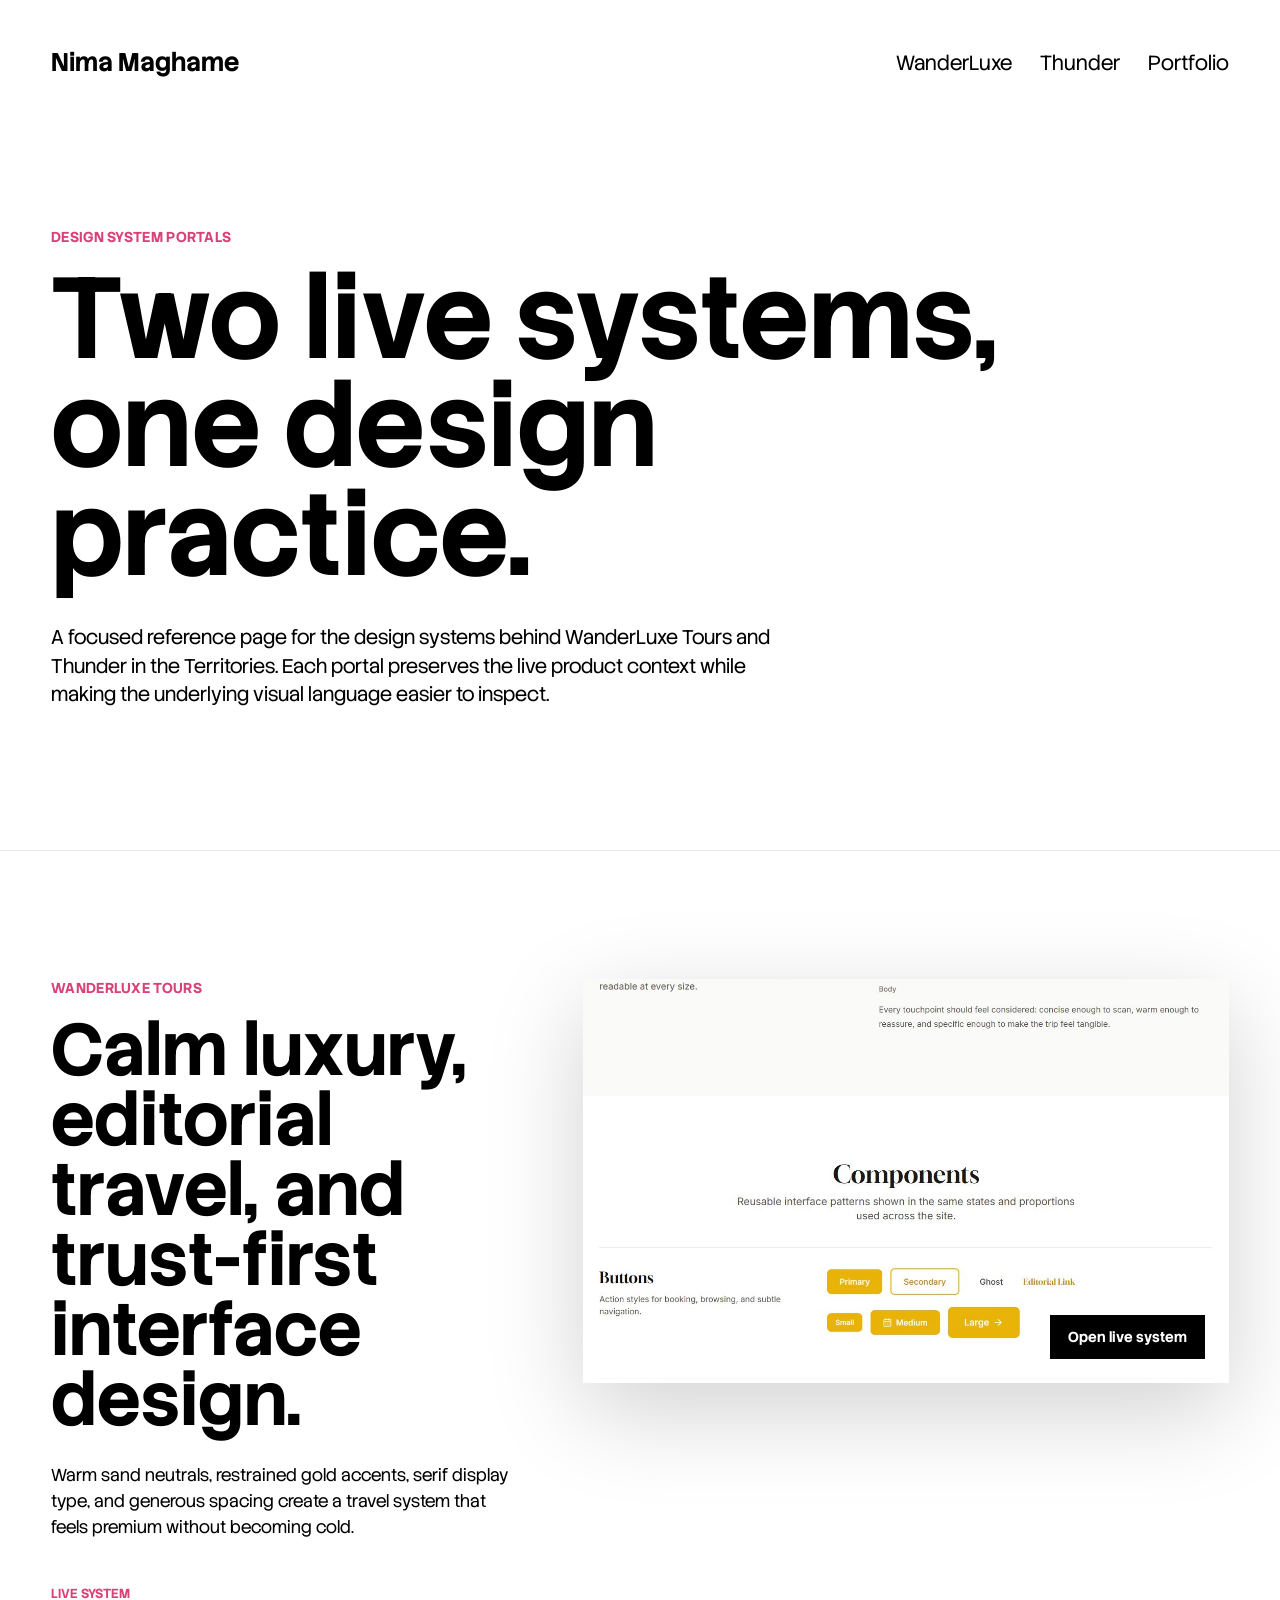
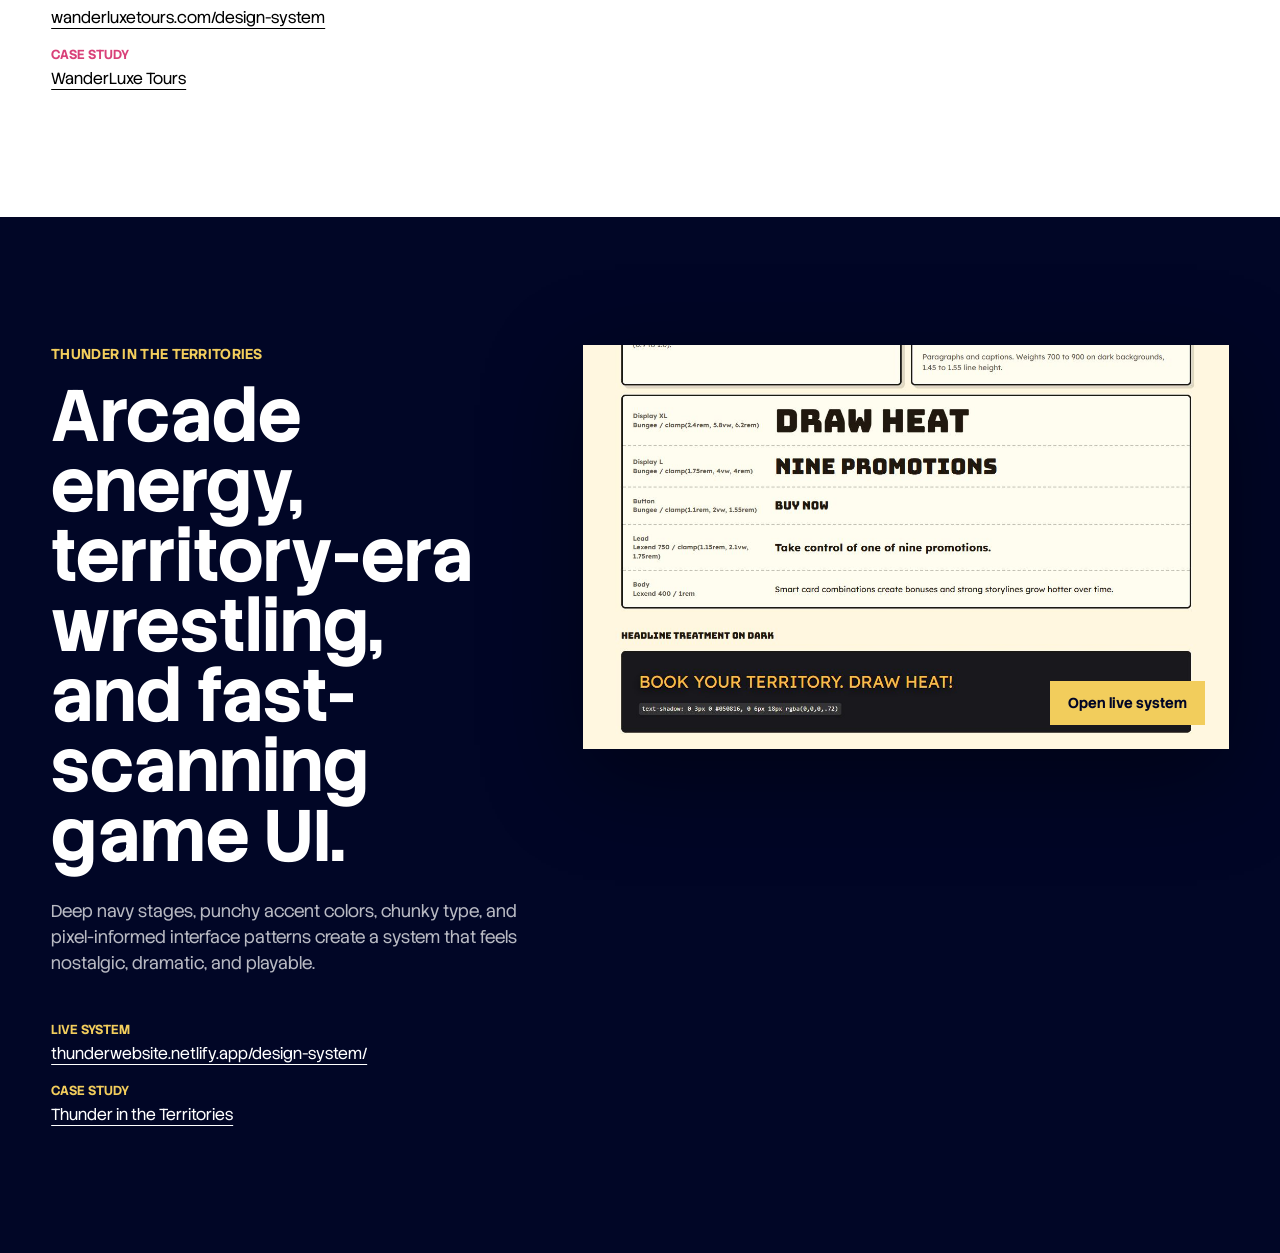
<file: design-system/index.html>
<!doctype html>
<html lang="en">
<head>
  <meta charset="utf-8" />
  <meta name="viewport" content="width=device-width, initial-scale=1" />
  <title>Design Systems | Nima Maghame</title>
  <meta name="description" content="Live design-system portals for WanderLuxe Tours and Thunder in the Territories by Nima Maghame." />
  <link rel="canonical" href="https://nimamaghame.com/design-system/" />
  <link rel="stylesheet" href="../styles.css?v=28" />
  <link rel="stylesheet" href="styles.css" />
</head>
<body class="design-system-page">
  <header class="site-header">
    <a class="brand" href="../" aria-label="Nima Maghame home">
      <span>NM</span>
      Nima Maghame
    </a>
    <nav class="nav" aria-label="Design system page navigation">
      <a href="#wanderluxe">WanderLuxe</a>
      <a href="#thunder">Thunder</a>
      <a href="../">Portfolio</a>
    </nav>
  </header>

  <main>
    <section class="ds-hero" aria-labelledby="design-system-title">
      <p class="ds-eyebrow">Design system portals</p>
      <h1 id="design-system-title">Two live systems, one design practice.</h1>
      <p>
        A focused reference page for the design systems behind WanderLuxe Tours and Thunder in the
        Territories. Each portal preserves the live product context while making the underlying
        visual language easier to inspect.
      </p>
    </section>

    <section class="ds-portal-section ds-portal-section-wanderluxe" id="wanderluxe" aria-labelledby="wanderluxe-title">
      <div class="ds-section-copy">
        <p class="ds-eyebrow">WanderLuxe Tours</p>
        <h2 id="wanderluxe-title">Calm luxury, editorial travel, and trust-first interface design.</h2>
        <p>
          Warm sand neutrals, restrained gold accents, serif display type, and generous spacing
          create a travel system that feels premium without becoming cold.
        </p>
        <dl class="ds-meta">
          <div>
            <dt>Live system</dt>
            <dd><a href="https://www.wanderluxetours.com/design-system" target="_blank" rel="noreferrer">wanderluxetours.com/design-system</a></dd>
          </div>
          <div>
            <dt>Case study</dt>
            <dd><a href="../work/wanderluxe-tours/">WanderLuxe Tours</a></dd>
          </div>
        </dl>
      </div>

      <a class="ds-live-frame" href="https://www.wanderluxetours.com/design-system" target="_blank" rel="noreferrer" aria-label="Open live WanderLuxe design system">
        <img src="../Assets/DesignSystems/wanderluxe.png" alt="WanderLuxe design system preview" />
        <span>Open live system</span>
      </a>
    </section>

    <section class="ds-portal-section ds-portal-section-thunder" id="thunder" aria-labelledby="thunder-title">
      <div class="ds-section-copy">
        <p class="ds-eyebrow">Thunder in the Territories</p>
        <h2 id="thunder-title">Arcade energy, territory-era wrestling, and fast-scanning game UI.</h2>
        <p>
          Deep navy stages, punchy accent colors, chunky type, and pixel-informed interface
          patterns create a system that feels nostalgic, dramatic, and playable.
        </p>
        <dl class="ds-meta">
          <div>
            <dt>Live system</dt>
            <dd><a href="https://thunderwebsite.netlify.app/design-system/" target="_blank" rel="noreferrer">thunderwebsite.netlify.app/design-system/</a></dd>
          </div>
          <div>
            <dt>Case study</dt>
            <dd><a href="../work/thunder-in-the-territories/">Thunder in the Territories</a></dd>
          </div>
        </dl>
      </div>

      <a class="ds-live-frame" href="https://thunderwebsite.netlify.app/design-system/" target="_blank" rel="noreferrer" aria-label="Open live Thunder design system">
        <img src="../Assets/DesignSystems/thunder.png" alt="Thunder in the Territories design system preview" />
        <span>Open live system</span>
      </a>
    </section>
  </main>
</body>
</html>
</file>
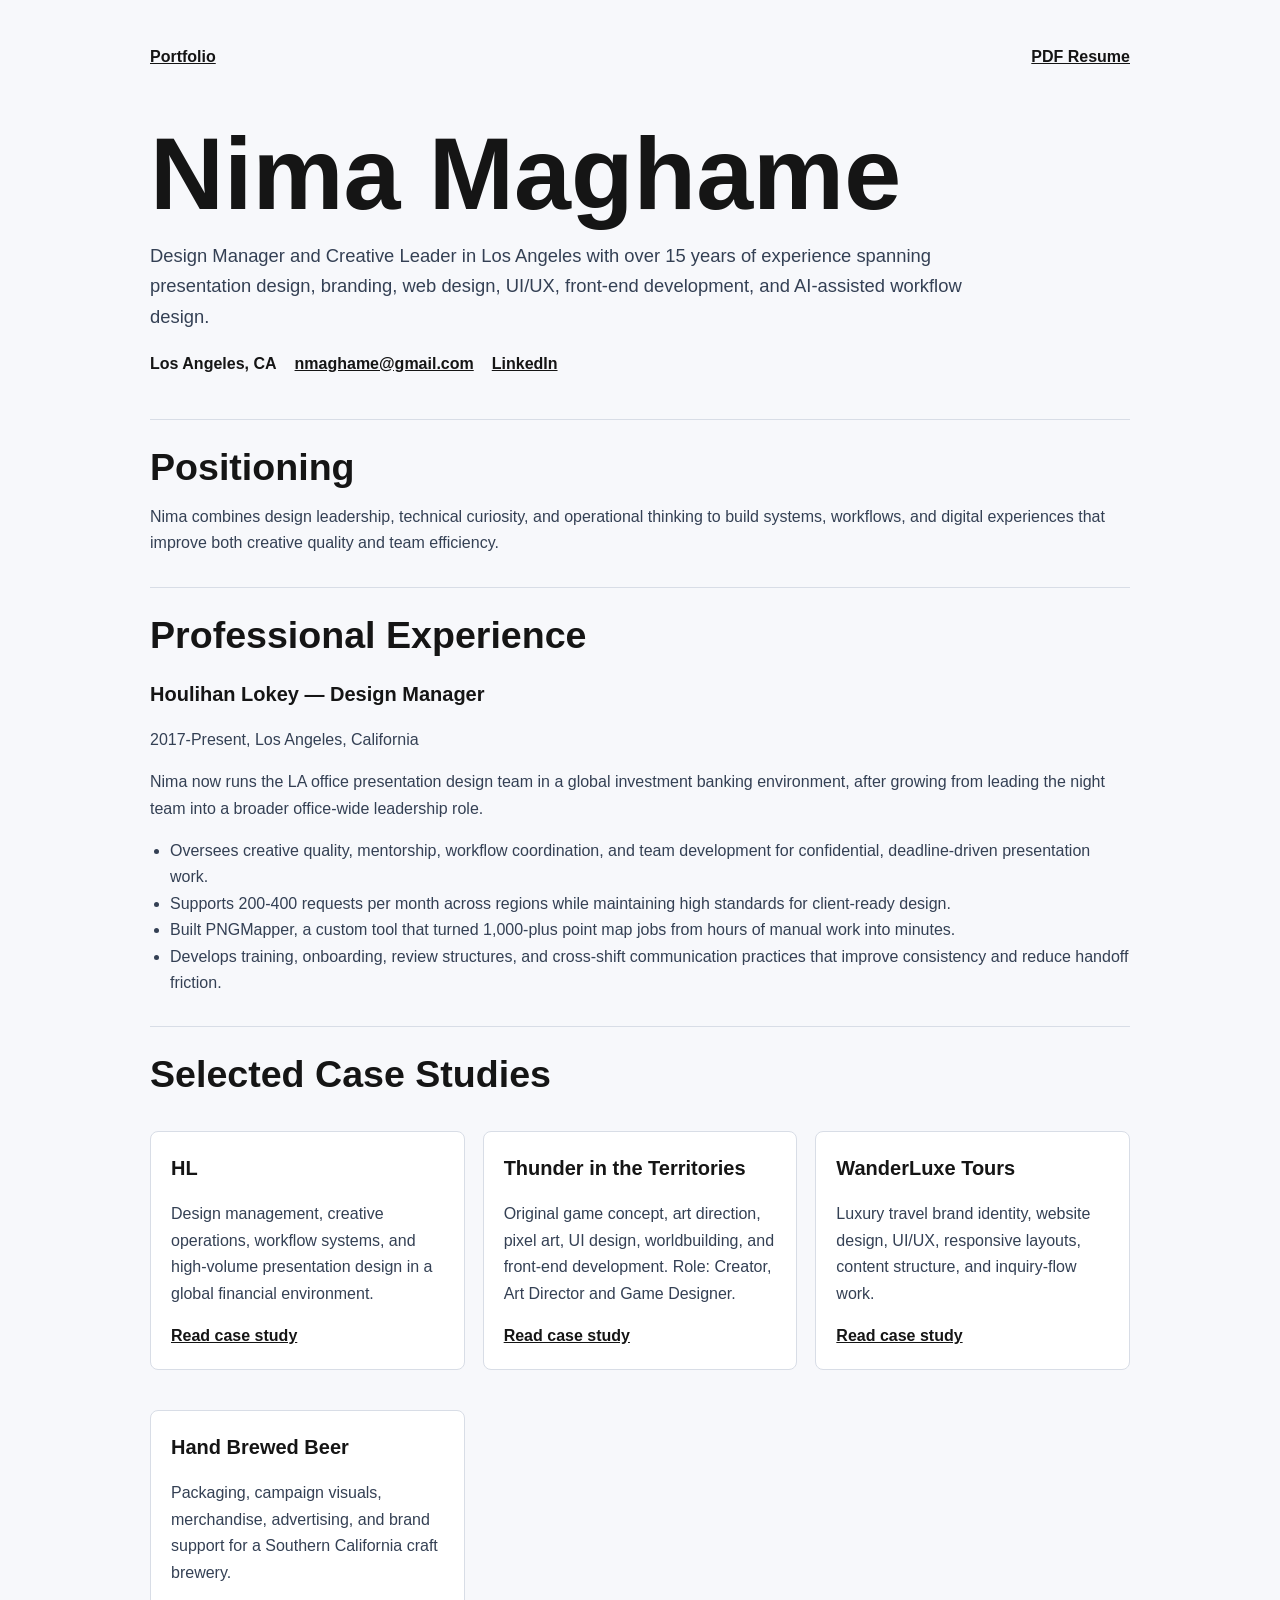
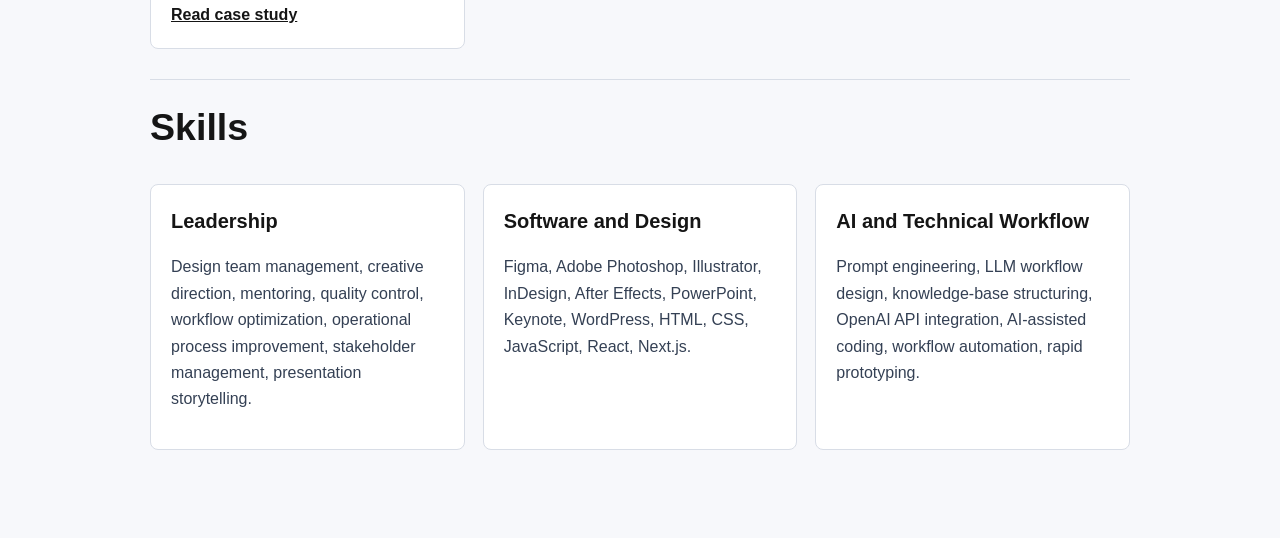
<file: resume/index.html>
<!doctype html>
<html lang="en">
<head>
  <meta charset="utf-8" />
  <meta name="viewport" content="width=device-width, initial-scale=1" />
  <title>Resume | Nima Maghame</title>
  <meta name="description" content="Plain HTML resume for Nima Maghame, a design manager and creative leader in Los Angeles." />
  <link rel="canonical" href="https://nimamaghame.com/resume/" />
  <script type="application/ld+json">
    {
      "@context": "https://schema.org",
      "@type": "Person",
      "name": "Nima Maghame",
      "jobTitle": "Design Manager and Creative Leader",
      "email": "mailto:nmaghame@gmail.com",
      "url": "https://nimamaghame.com/resume/",
      "sameAs": ["https://www.linkedin.com/in/nmaghame/"],
      "address": {
        "@type": "PostalAddress",
        "addressLocality": "Los Angeles",
        "addressRegion": "CA",
        "addressCountry": "US"
      },
      "knowsAbout": [
        "Design leadership",
        "Creative direction",
        "Brand identity",
        "Presentation design",
        "UI/UX design",
        "Front-end development",
        "AI-assisted workflows",
        "Creative operations"
      ]
    }
  </script>
  <style>
    body { margin: 0; color: #151515; background: #f7f8fb; font-family: Arial, sans-serif; line-height: 1.65; }
    main { width: min(100% - 40px, 980px); margin: 0 auto; padding: 44px 0 88px; }
    a { color: #151515; font-weight: 700; }
    nav { display: flex; justify-content: space-between; gap: 18px; margin-bottom: 56px; }
    h1 { margin: 0; font-size: clamp(3rem, 8vw, 6.4rem); line-height: .94; }
    h2 { margin: 0 0 14px; font-size: clamp(1.65rem, 3vw, 2.35rem); line-height: 1.12; }
    h3 { margin: 0 0 8px; font-size: 1.25rem; }
    p, li { color: #344054; }
    header { max-width: 820px; margin-bottom: 42px; }
    header p { font-size: 1.15rem; }
    section { border-top: 1px solid #d8dde6; padding-top: 26px; margin-top: 30px; }
    article { margin-top: 22px; }
    ul { padding-left: 20px; }
    .meta { display: flex; flex-wrap: wrap; gap: 10px 18px; margin-top: 18px; font-weight: 700; }
    .grid { display: grid; grid-template-columns: repeat(auto-fit, minmax(260px, 1fr)); gap: 18px; }
    .card { border: 1px solid #d8dde6; border-radius: 8px; padding: 20px; background: #fff; }
  </style>
</head>
<body>
  <main>
    <nav aria-label="Resume navigation">
      <a href="../">Portfolio</a>
      <a href="../Assets/resume/NM RESUME 2026.pdf">PDF Resume</a>
    </nav>

    <header>
      <h1>Nima Maghame</h1>
      <p>Design Manager and Creative Leader in Los Angeles with over 15 years of experience spanning presentation design, branding, web design, UI/UX, front-end development, and AI-assisted workflow design.</p>
      <div class="meta">
        <span>Los Angeles, CA</span>
        <a href="mailto:nmaghame@gmail.com">nmaghame@gmail.com</a>
        <a href="https://www.linkedin.com/in/nmaghame/">LinkedIn</a>
      </div>
    </header>

    <section>
      <h2>Positioning</h2>
      <p>Nima combines design leadership, technical curiosity, and operational thinking to build systems, workflows, and digital experiences that improve both creative quality and team efficiency.</p>
    </section>

    <section>
      <h2>Professional Experience</h2>
      <article>
        <h3>Houlihan Lokey — Design Manager</h3>
        <p>2017-Present, Los Angeles, California</p>
        <p>Nima now runs the LA office presentation design team in a global investment banking environment, after growing from leading the night team into a broader office-wide leadership role.</p>
        <ul>
          <li>Oversees creative quality, mentorship, workflow coordination, and team development for confidential, deadline-driven presentation work.</li>
          <li>Supports 200-400 requests per month across regions while maintaining high standards for client-ready design.</li>
          <li>Built PNGMapper, a custom tool that turned 1,000-plus point map jobs from hours of manual work into minutes.</li>
          <li>Develops training, onboarding, review structures, and cross-shift communication practices that improve consistency and reduce handoff friction.</li>
        </ul>
      </article>
    </section>

    <section>
      <h2>Selected Case Studies</h2>
      <div class="grid">
        <article class="card">
          <h3>HL</h3>
          <p>Design management, creative operations, workflow systems, and high-volume presentation design in a global financial environment.</p>
          <a href="../work/hl/">Read case study</a>
        </article>
        <article class="card">
          <h3>Thunder in the Territories</h3>
          <p>Original game concept, art direction, pixel art, UI design, worldbuilding, and front-end development. Role: Creator, Art Director and Game Designer.</p>
          <a href="../work/thunder-in-the-territories/">Read case study</a>
        </article>
        <article class="card">
          <h3>WanderLuxe Tours</h3>
          <p>Luxury travel brand identity, website design, UI/UX, responsive layouts, content structure, and inquiry-flow work.</p>
          <a href="../work/wanderluxe-tours/">Read case study</a>
        </article>
        <article class="card">
          <h3>Hand Brewed Beer</h3>
          <p>Packaging, campaign visuals, merchandise, advertising, and brand support for a Southern California craft brewery.</p>
          <a href="../work/hand-brewed-beer/">Read case study</a>
        </article>
      </div>
    </section>

    <section>
      <h2>Skills</h2>
      <div class="grid">
        <article class="card">
          <h3>Leadership</h3>
          <p>Design team management, creative direction, mentoring, quality control, workflow optimization, operational process improvement, stakeholder management, presentation storytelling.</p>
        </article>
        <article class="card">
          <h3>Software and Design</h3>
          <p>Figma, Adobe Photoshop, Illustrator, InDesign, After Effects, PowerPoint, Keynote, WordPress, HTML, CSS, JavaScript, React, Next.js.</p>
        </article>
        <article class="card">
          <h3>AI and Technical Workflow</h3>
          <p>Prompt engineering, LLM workflow design, knowledge-base structuring, OpenAI API integration, AI-assisted coding, workflow automation, rapid prototyping.</p>
        </article>
      </div>
    </section>
  </main>
</body>
</html>
</file>
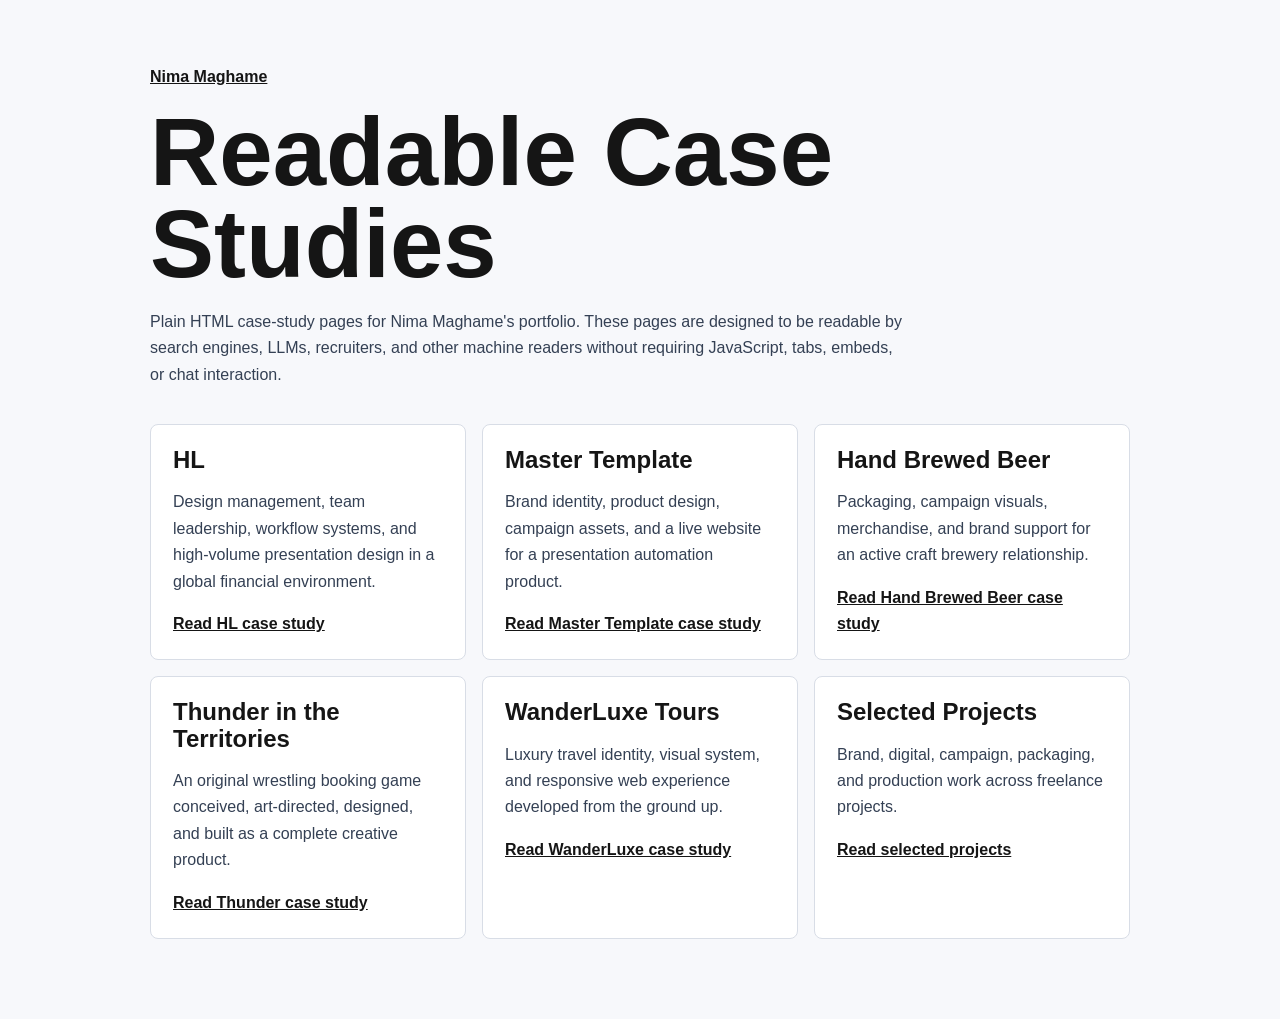
<file: work/index.html>
<!doctype html>
<html lang="en">
<head>
  <meta charset="utf-8" />
  <meta name="viewport" content="width=device-width, initial-scale=1" />
  <title>Case Studies | Nima Maghame</title>
  <meta name="description" content="Readable case studies for Nima Maghame's design leadership, brand, product, and interactive work." />
  <link rel="canonical" href="https://nimamaghame.com/work/" />
  <style>
    body { margin: 0; color: #151515; background: #f7f8fb; font-family: Arial, sans-serif; line-height: 1.65; }
    main { width: min(100% - 40px, 980px); margin: 0 auto; padding: 48px 0 80px; }
    a { color: #151515; font-weight: 700; }
    h1 { max-width: 780px; margin: 0 0 20px; font-size: clamp(2.8rem, 8vw, 6rem); line-height: .95; }
    p { max-width: 760px; color: #344054; }
    .grid { display: grid; grid-template-columns: repeat(auto-fit, minmax(260px, 1fr)); gap: 16px; margin-top: 36px; }
    article { border: 1px solid #d8dde6; border-radius: 8px; padding: 22px; background: #fff; }
    article h2 { margin: 0 0 10px; line-height: 1.1; }
  </style>
</head>
<body>
  <main>
    <p><a href="../index.html">Nima Maghame</a></p>
    <h1>Readable Case Studies</h1>
    <p>Plain HTML case-study pages for Nima Maghame's portfolio. These pages are designed to be readable by search engines, LLMs, recruiters, and other machine readers without requiring JavaScript, tabs, embeds, or chat interaction.</p>
    <section class="grid" aria-label="Case study list">
      <article>
        <h2>HL</h2>
        <p>Design management, team leadership, workflow systems, and high-volume presentation design in a global financial environment.</p>
        <a href="hl/">Read HL case study</a>
      </article>
      <article>
        <h2>Master Template</h2>
        <p>Brand identity, product design, campaign assets, and a live website for a presentation automation product.</p>
        <a href="master-template/">Read Master Template case study</a>
      </article>
      <article>
        <h2>Hand Brewed Beer</h2>
        <p>Packaging, campaign visuals, merchandise, and brand support for an active craft brewery relationship.</p>
        <a href="hand-brewed-beer/">Read Hand Brewed Beer case study</a>
      </article>
      <article>
        <h2>Thunder in the Territories</h2>
        <p>An original wrestling booking game conceived, art-directed, designed, and built as a complete creative product.</p>
        <a href="thunder-in-the-territories/">Read Thunder case study</a>
      </article>
      <article>
        <h2>WanderLuxe Tours</h2>
        <p>Luxury travel identity, visual system, and responsive web experience developed from the ground up.</p>
        <a href="wanderluxe-tours/">Read WanderLuxe case study</a>
      </article>
      <article>
        <h2>Selected Projects</h2>
        <p>Brand, digital, campaign, packaging, and production work across freelance projects.</p>
        <a href="selected-projects/">Read selected projects</a>
      </article>
    </section>
  </main>
</body>
</html>
</file>
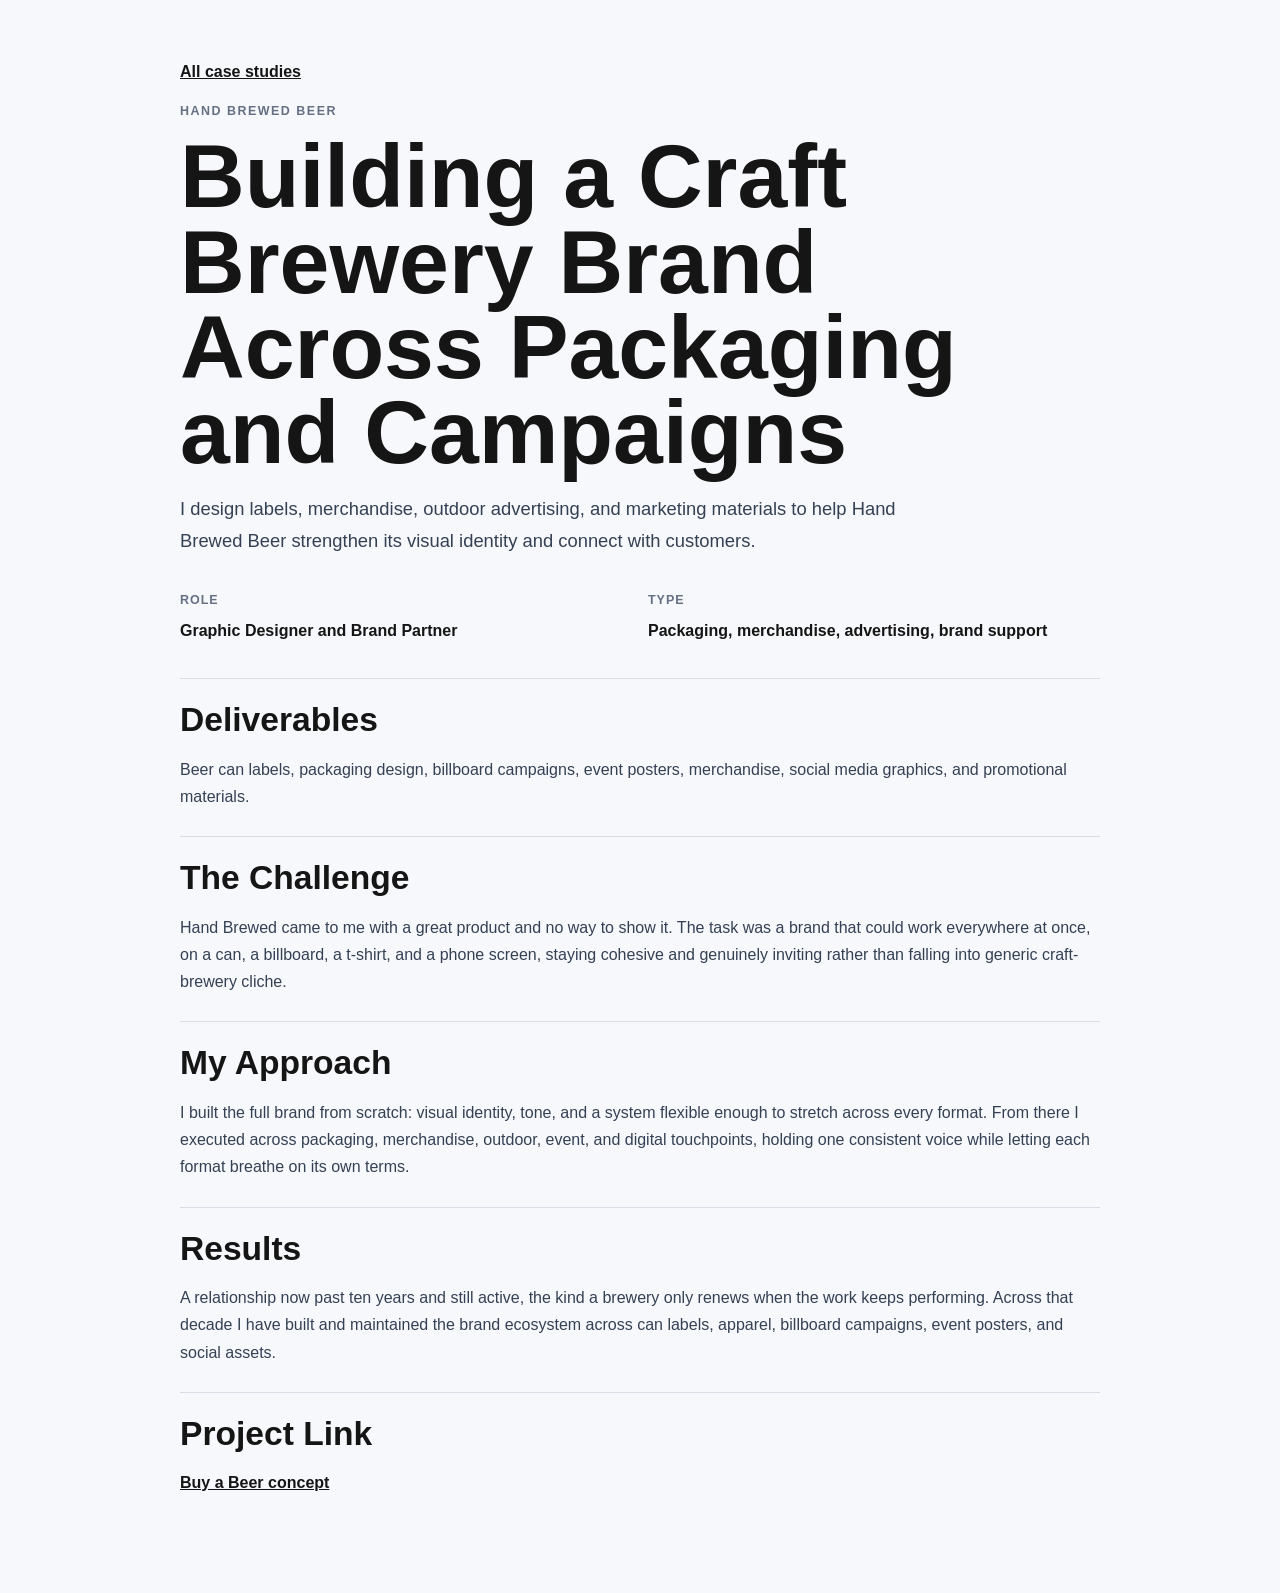
<file: work/hand-brewed-beer/index.html>
<!doctype html>
<html lang="en">
<head>
  <meta charset="utf-8" />
  <meta name="viewport" content="width=device-width, initial-scale=1" />
  <title>Hand Brewed Beer Case Study | Nima Maghame</title>
  <meta name="description" content="Nima Maghame case study covering packaging, merchandise, advertising, and brand support for Hand Brewed Beer." />
  <link rel="canonical" href="https://nimamaghame.com/work/hand-brewed-beer/" />
  <script type="application/ld+json">
    {
      "@context": "https://schema.org",
      "@type": "CreativeWork",
      "name": "Hand Brewed Beer",
      "url": "https://nimamaghame.com/work/hand-brewed-beer/",
      "author": {"@type": "Person", "name": "Nima Maghame"},
      "description": "Packaging, campaign visuals, merchandise, advertising, and brand support for a Southern California craft brewery."
    }
  </script>
  <link rel="stylesheet" href="../readable.css" />
</head>
<body>
  <main>
    <p><a href="../">All case studies</a></p>
    <article>
      <header>
        <p class="eyebrow">Hand Brewed Beer</p>
        <h1>Building a Craft Brewery Brand Across Packaging and Campaigns</h1>
        <p>I design labels, merchandise, outdoor advertising, and marketing materials to help Hand Brewed Beer strengthen its visual identity and connect with customers.</p>
      </header>
      <dl>
        <div><dt>Role</dt><dd>Graphic Designer and Brand Partner</dd></div>
        <div><dt>Type</dt><dd>Packaging, merchandise, advertising, brand support</dd></div>
      </dl>
      <section><h2>Deliverables</h2><p>Beer can labels, packaging design, billboard campaigns, event posters, merchandise, social media graphics, and promotional materials.</p></section>
      <section><h2>The Challenge</h2><p>Hand Brewed came to me with a great product and no way to show it. The task was a brand that could work everywhere at once, on a can, a billboard, a t-shirt, and a phone screen, staying cohesive and genuinely inviting rather than falling into generic craft-brewery cliche.</p></section>
      <section><h2>My Approach</h2><p>I built the full brand from scratch: visual identity, tone, and a system flexible enough to stretch across every format. From there I executed across packaging, merchandise, outdoor, event, and digital touchpoints, holding one consistent voice while letting each format breathe on its own terms.</p></section>
      <section><h2>Results</h2><p>A relationship now past ten years and still active, the kind a brewery only renews when the work keeps performing. Across that decade I have built and maintained the brand ecosystem across can labels, apparel, billboard campaigns, event posters, and social assets.</p></section>
      <section><h2>Project Link</h2><p><a href="https://resilient-sfogliatella-ecb85b.netlify.app/">Buy a Beer concept</a></p></section>
    </article>
  </main>
</body>
</html>
</file>
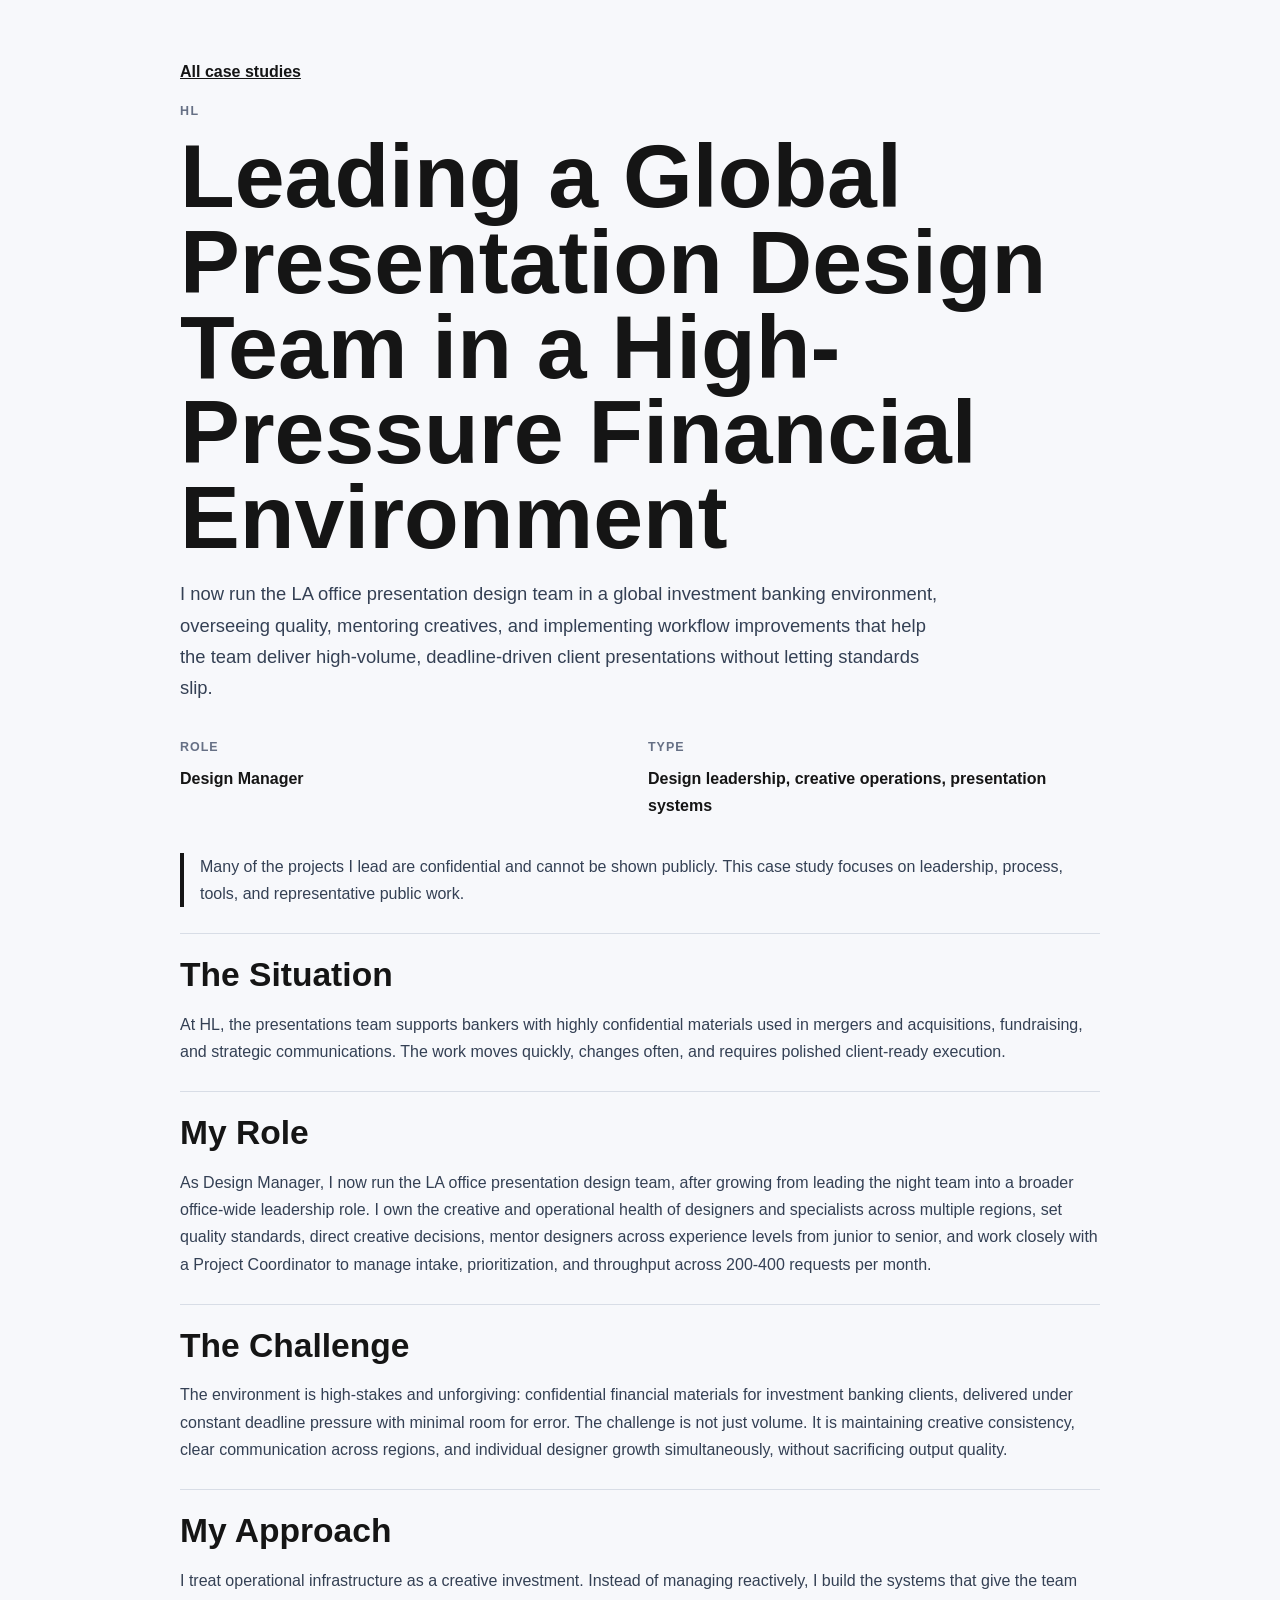
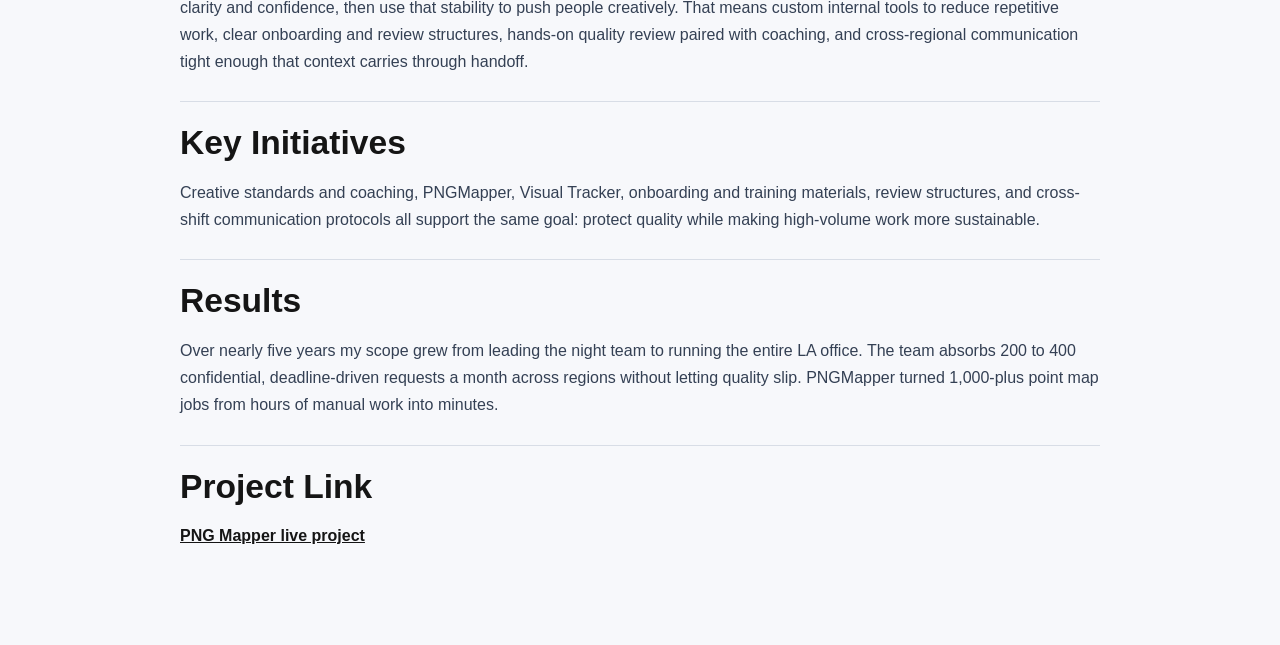
<file: work/hl/index.html>
<!doctype html>
<html lang="en">
<head>
  <meta charset="utf-8" />
  <meta name="viewport" content="width=device-width, initial-scale=1" />
  <title>HL Case Study | Nima Maghame</title>
  <meta name="description" content="Nima Maghame case study covering design management, creative operations, and high-volume presentation systems at HL." />
  <link rel="canonical" href="https://nimamaghame.com/work/hl/" />
  <script type="application/ld+json">
    {
      "@context": "https://schema.org",
      "@type": "CreativeWork",
      "name": "HL",
      "url": "https://nimamaghame.com/work/hl/",
      "author": {"@type": "Person", "name": "Nima Maghame"},
      "description": "Design management, creative operations, workflow systems, and high-volume presentation design in a global financial environment."
    }
  </script>
  <link rel="stylesheet" href="../readable.css" />
</head>
<body>
  <main>
    <p><a href="../">All case studies</a></p>
    <article>
      <header>
        <p class="eyebrow">HL</p>
        <h1>Leading a Global Presentation Design Team in a High-Pressure Financial Environment</h1>
        <p>I now run the LA office presentation design team in a global investment banking environment, overseeing quality, mentoring creatives, and implementing workflow improvements that help the team deliver high-volume, deadline-driven client presentations without letting standards slip.</p>
      </header>
      <dl>
        <div><dt>Role</dt><dd>Design Manager</dd></div>
        <div><dt>Type</dt><dd>Design leadership, creative operations, presentation systems</dd></div>
      </dl>
      <p class="note">Many of the projects I lead are confidential and cannot be shown publicly. This case study focuses on leadership, process, tools, and representative public work.</p>
      <section><h2>The Situation</h2><p>At HL, the presentations team supports bankers with highly confidential materials used in mergers and acquisitions, fundraising, and strategic communications. The work moves quickly, changes often, and requires polished client-ready execution.</p></section>
      <section><h2>My Role</h2><p>As Design Manager, I now run the LA office presentation design team, after growing from leading the night team into a broader office-wide leadership role. I own the creative and operational health of designers and specialists across multiple regions, set quality standards, direct creative decisions, mentor designers across experience levels from junior to senior, and work closely with a Project Coordinator to manage intake, prioritization, and throughput across 200-400 requests per month.</p></section>
      <section><h2>The Challenge</h2><p>The environment is high-stakes and unforgiving: confidential financial materials for investment banking clients, delivered under constant deadline pressure with minimal room for error. The challenge is not just volume. It is maintaining creative consistency, clear communication across regions, and individual designer growth simultaneously, without sacrificing output quality.</p></section>
      <section><h2>My Approach</h2><p>I treat operational infrastructure as a creative investment. Instead of managing reactively, I build the systems that give the team clarity and confidence, then use that stability to push people creatively. That means custom internal tools to reduce repetitive work, clear onboarding and review structures, hands-on quality review paired with coaching, and cross-regional communication tight enough that context carries through handoff.</p></section>
      <section><h2>Key Initiatives</h2><p>Creative standards and coaching, PNGMapper, Visual Tracker, onboarding and training materials, review structures, and cross-shift communication protocols all support the same goal: protect quality while making high-volume work more sustainable.</p></section>
      <section><h2>Results</h2><p>Over nearly five years my scope grew from leading the night team to running the entire LA office. The team absorbs 200 to 400 confidential, deadline-driven requests a month across regions without letting quality slip. PNGMapper turned 1,000-plus point map jobs from hours of manual work into minutes.</p></section>
      <section><h2>Project Link</h2><p><a href="https://pngmapper.netlify.app/">PNG Mapper live project</a></p></section>
    </article>
  </main>
</body>
</html>
</file>
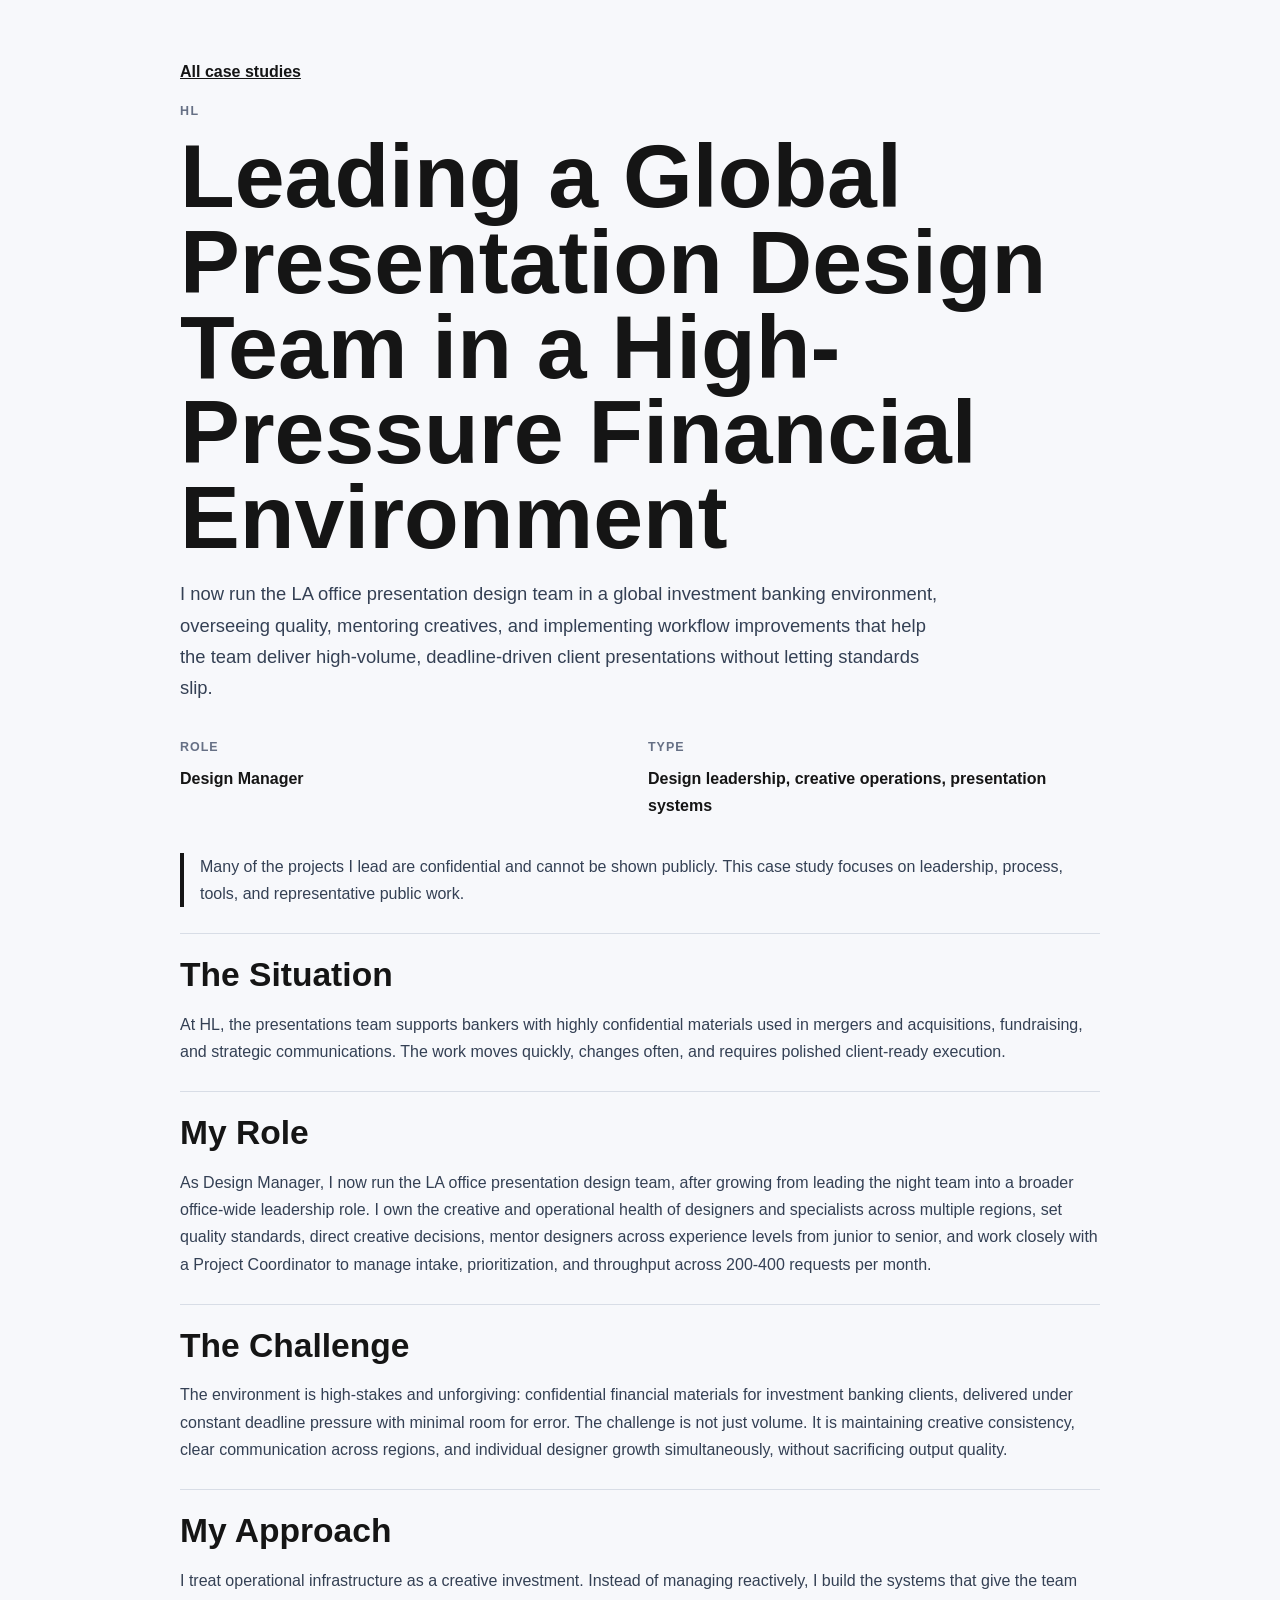
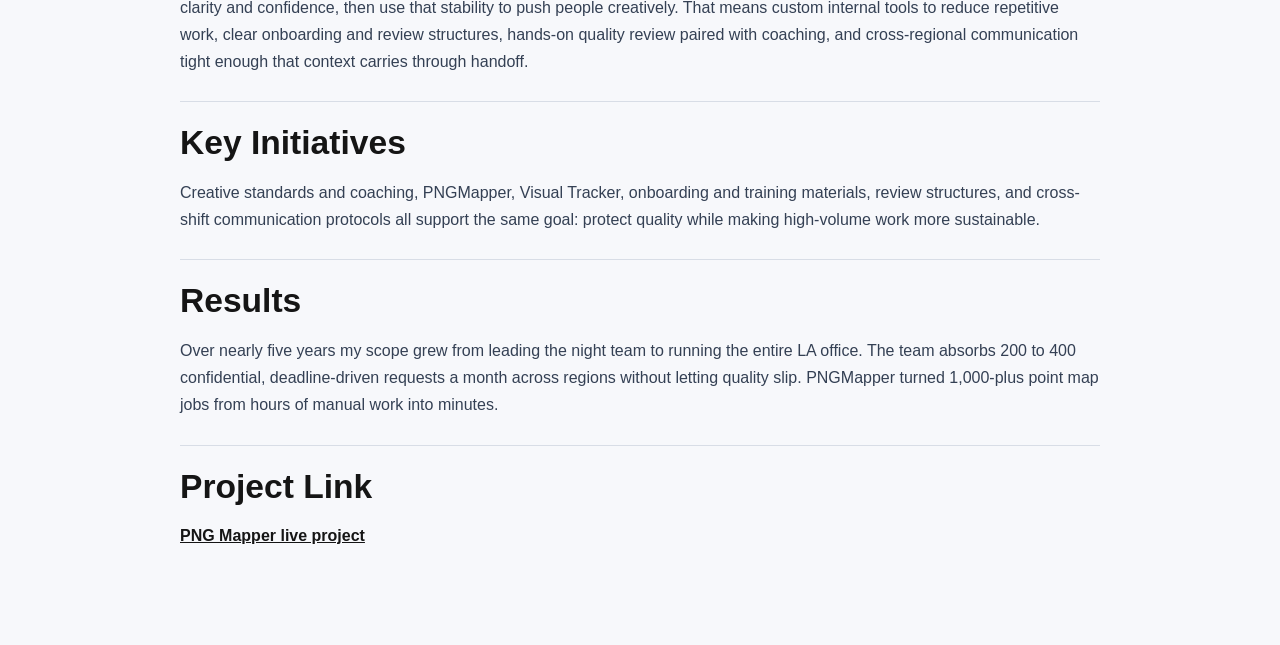
<file: work/houlihan-lokey/index.html>
<!doctype html>
<html lang="en">
<head>
  <meta charset="utf-8" />
  <meta name="viewport" content="width=device-width, initial-scale=1" />
  <title>HL Case Study | Nima Maghame</title>
  <meta name="description" content="Nima Maghame case study covering design management, creative operations, and high-volume presentation systems at HL." />
  <link rel="canonical" href="https://nimagpt.netlify.app/work/houlihan-lokey/" />
  <link rel="stylesheet" href="../readable.css" />
</head>
<body>
  <main>
    <p><a href="../">All case studies</a></p>
    <article>
      <header>
        <p class="eyebrow">HL</p>
        <h1>Leading a Global Presentation Design Team in a High-Pressure Financial Environment</h1>
        <p>I now run the LA office presentation design team in a global investment banking environment, overseeing quality, mentoring creatives, and implementing workflow improvements that help the team deliver high-volume, deadline-driven client presentations without letting standards slip.</p>
      </header>
      <dl>
        <div><dt>Role</dt><dd>Design Manager</dd></div>
        <div><dt>Type</dt><dd>Design leadership, creative operations, presentation systems</dd></div>
      </dl>
      <p class="note">Many of the projects I lead are confidential and cannot be shown publicly. This case study focuses on leadership, process, tools, and representative public work.</p>
      <section><h2>The Situation</h2><p>At HL, the presentations team supports bankers with highly confidential materials used in mergers and acquisitions, fundraising, and strategic communications. The work moves quickly, changes often, and requires polished client-ready execution.</p></section>
      <section><h2>My Role</h2><p>As Design Manager, I now run the LA office presentation design team, after growing from leading the night team into a broader office-wide leadership role. I own the creative and operational health of designers and specialists across multiple regions, set quality standards, direct creative decisions, mentor designers across experience levels from junior to senior, and work closely with a Project Coordinator to manage intake, prioritization, and throughput across 200-400 requests per month.</p></section>
      <section><h2>The Challenge</h2><p>The environment is high-stakes and unforgiving: confidential financial materials for investment banking clients, delivered under constant deadline pressure with minimal room for error. The challenge is not just volume. It is maintaining creative consistency, clear communication across regions, and individual designer growth simultaneously, without sacrificing output quality.</p></section>
      <section><h2>My Approach</h2><p>I treat operational infrastructure as a creative investment. Instead of managing reactively, I build the systems that give the team clarity and confidence, then use that stability to push people creatively. That means custom internal tools to reduce repetitive work, clear onboarding and review structures, hands-on quality review paired with coaching, and cross-regional communication tight enough that context carries through handoff.</p></section>
      <section><h2>Key Initiatives</h2><p>Creative standards and coaching, PNGMapper, Visual Tracker, onboarding and training materials, review structures, and cross-shift communication protocols all support the same goal: protect quality while making high-volume work more sustainable.</p></section>
      <section><h2>Results</h2><p>Over nearly five years my scope grew from leading the night team to running the entire LA office. The team absorbs 200 to 400 confidential, deadline-driven requests a month across regions without letting quality slip. PNGMapper turned 1,000-plus point map jobs from hours of manual work into minutes.</p></section>
      <section><h2>Project Link</h2><p><a href="https://pngmapper.netlify.app/">PNG Mapper live project</a></p></section>
    </article>
  </main>
</body>
</html>
</file>
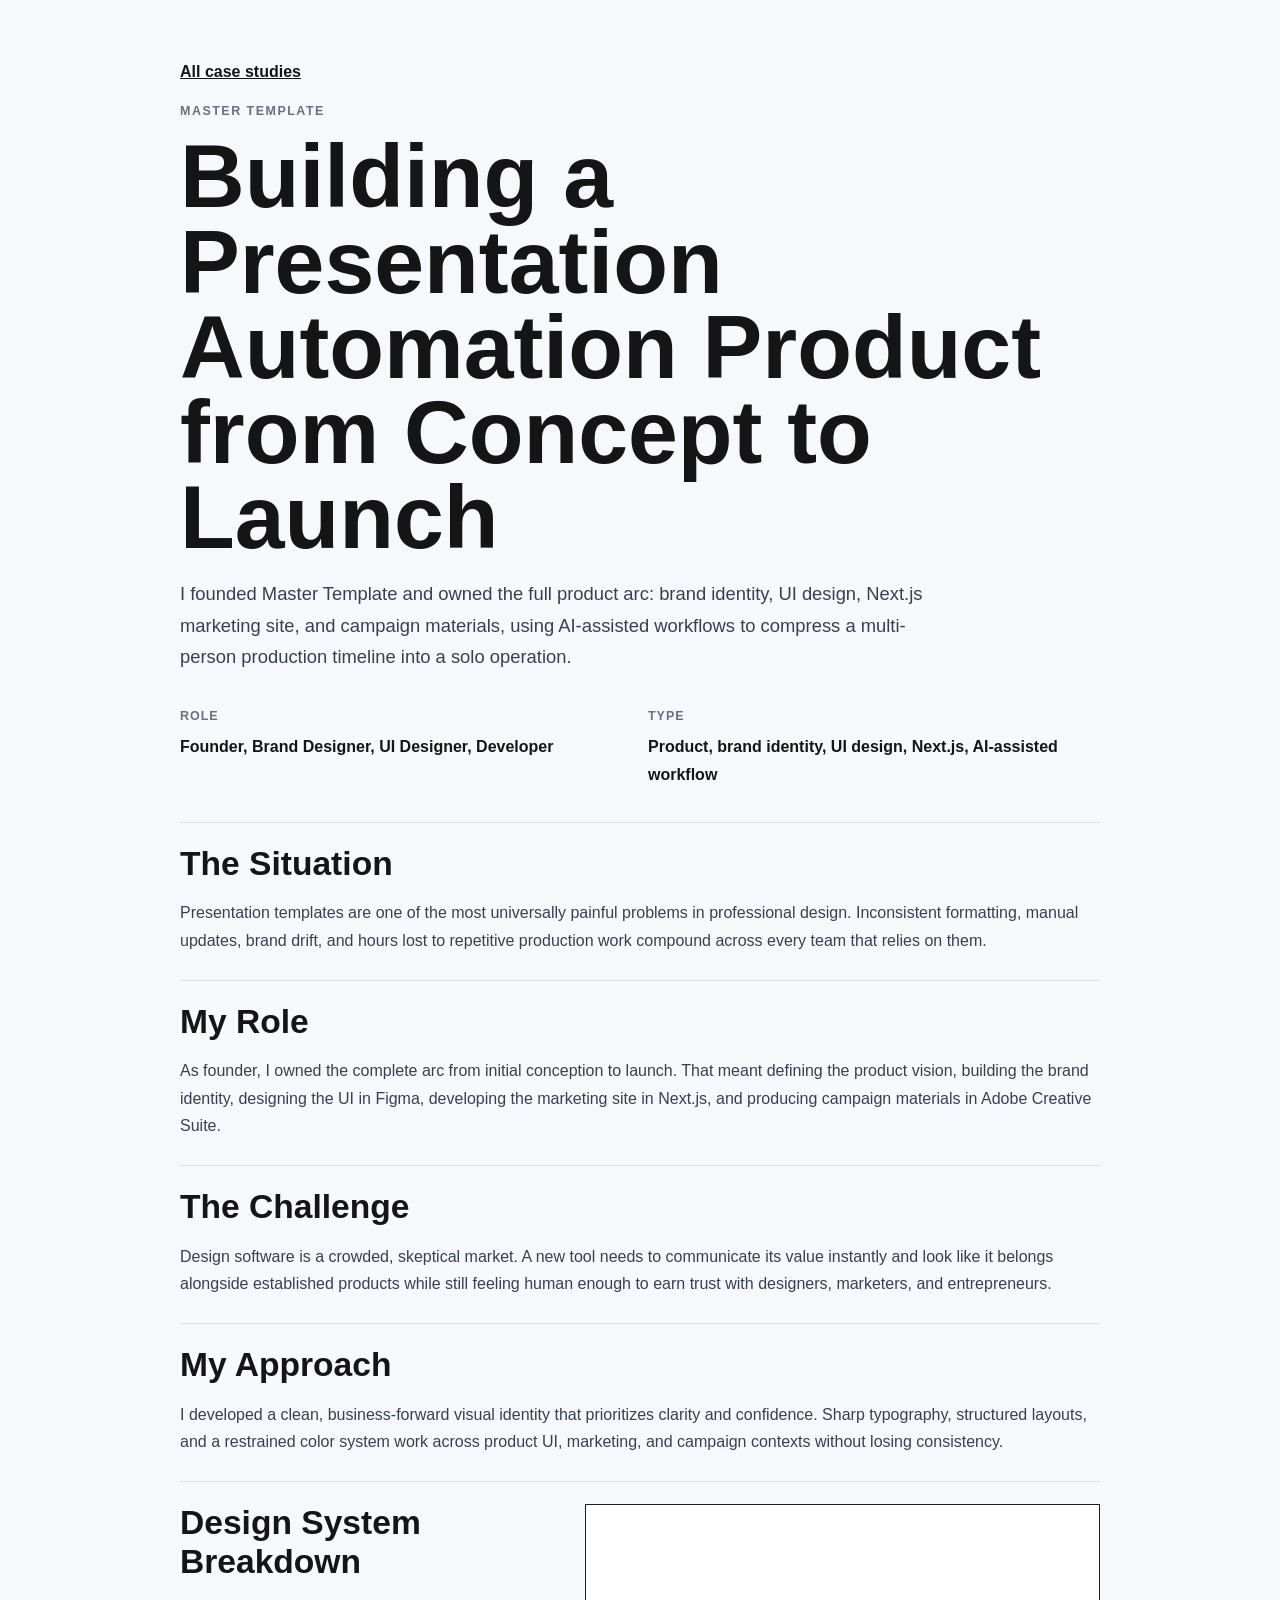
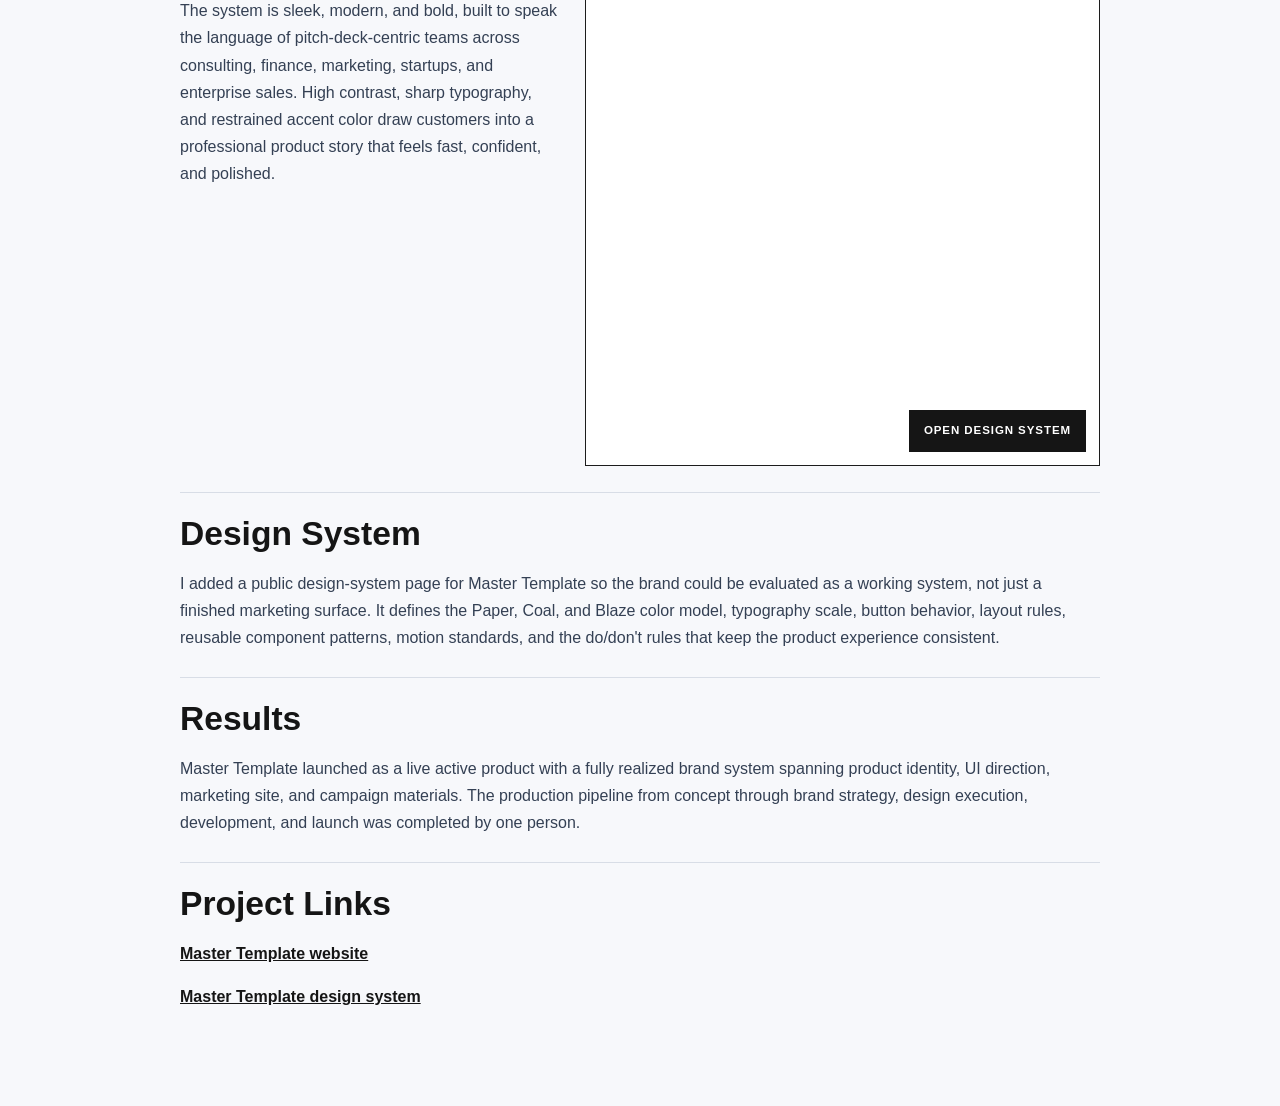
<file: work/master-template/index.html>
<!doctype html>
<html lang="en">
<head>
  <meta charset="utf-8" />
  <meta name="viewport" content="width=device-width, initial-scale=1" />
  <title>Master Template Case Study | Nima Maghame</title>
  <meta name="description" content="Nima Maghame case study covering Master Template, a presentation automation product built from concept to launch." />
  <link rel="canonical" href="https://nimagpt.netlify.app/work/master-template/" />
  <link rel="stylesheet" href="../readable.css" />
</head>
<body>
  <main>
    <p><a href="../">All case studies</a></p>
    <article>
      <header>
        <p class="eyebrow">Master Template</p>
        <h1>Building a Presentation Automation Product from Concept to Launch</h1>
        <p>I founded Master Template and owned the full product arc: brand identity, UI design, Next.js marketing site, and campaign materials, using AI-assisted workflows to compress a multi-person production timeline into a solo operation.</p>
      </header>
      <dl>
        <div><dt>Role</dt><dd>Founder, Brand Designer, UI Designer, Developer</dd></div>
        <div><dt>Type</dt><dd>Product, brand identity, UI design, Next.js, AI-assisted workflow</dd></div>
      </dl>
      <section><h2>The Situation</h2><p>Presentation templates are one of the most universally painful problems in professional design. Inconsistent formatting, manual updates, brand drift, and hours lost to repetitive production work compound across every team that relies on them.</p></section>
      <section><h2>My Role</h2><p>As founder, I owned the complete arc from initial conception to launch. That meant defining the product vision, building the brand identity, designing the UI in Figma, developing the marketing site in Next.js, and producing campaign materials in Adobe Creative Suite.</p></section>
      <section><h2>The Challenge</h2><p>Design software is a crowded, skeptical market. A new tool needs to communicate its value instantly and look like it belongs alongside established products while still feeling human enough to earn trust with designers, marketers, and entrepreneurs.</p></section>
      <section><h2>My Approach</h2><p>I developed a clean, business-forward visual identity that prioritizes clarity and confidence. Sharp typography, structured layouts, and a restrained color system work across product UI, marketing, and campaign contexts without losing consistency.</p></section>
      <section class="design-system-callout">
        <div>
          <h2>Design System Breakdown</h2>
          <p>The system is sleek, modern, and bold, built to speak the language of pitch-deck-centric teams across consulting, finance, marketing, startups, and enterprise sales. High contrast, sharp typography, and restrained accent color draw customers into a professional product story that feels fast, confident, and polished.</p>
        </div>
        <a class="design-system-portal-link" href="https://getmastertemplate.com/design-system">
        <div class="design-system-portal">
          <iframe src="https://getmastertemplate.com/design-system" title="Master Template design system live preview" loading="lazy"></iframe>
        </div>
        </a>
      </section>
      <section><h2>Design System</h2><p>I added a public design-system page for Master Template so the brand could be evaluated as a working system, not just a finished marketing surface. It defines the Paper, Coal, and Blaze color model, typography scale, button behavior, layout rules, reusable component patterns, motion standards, and the do/don't rules that keep the product experience consistent.</p></section>
      <section><h2>Results</h2><p>Master Template launched as a live active product with a fully realized brand system spanning product identity, UI direction, marketing site, and campaign materials. The production pipeline from concept through brand strategy, design execution, development, and launch was completed by one person.</p></section>
      <section><h2>Project Links</h2><p><a href="https://getmastertemplate.com/">Master Template website</a></p><p><a href="https://getmastertemplate.com/design-system">Master Template design system</a></p></section>
    </article>
  </main>
</body>
</html>
</file>
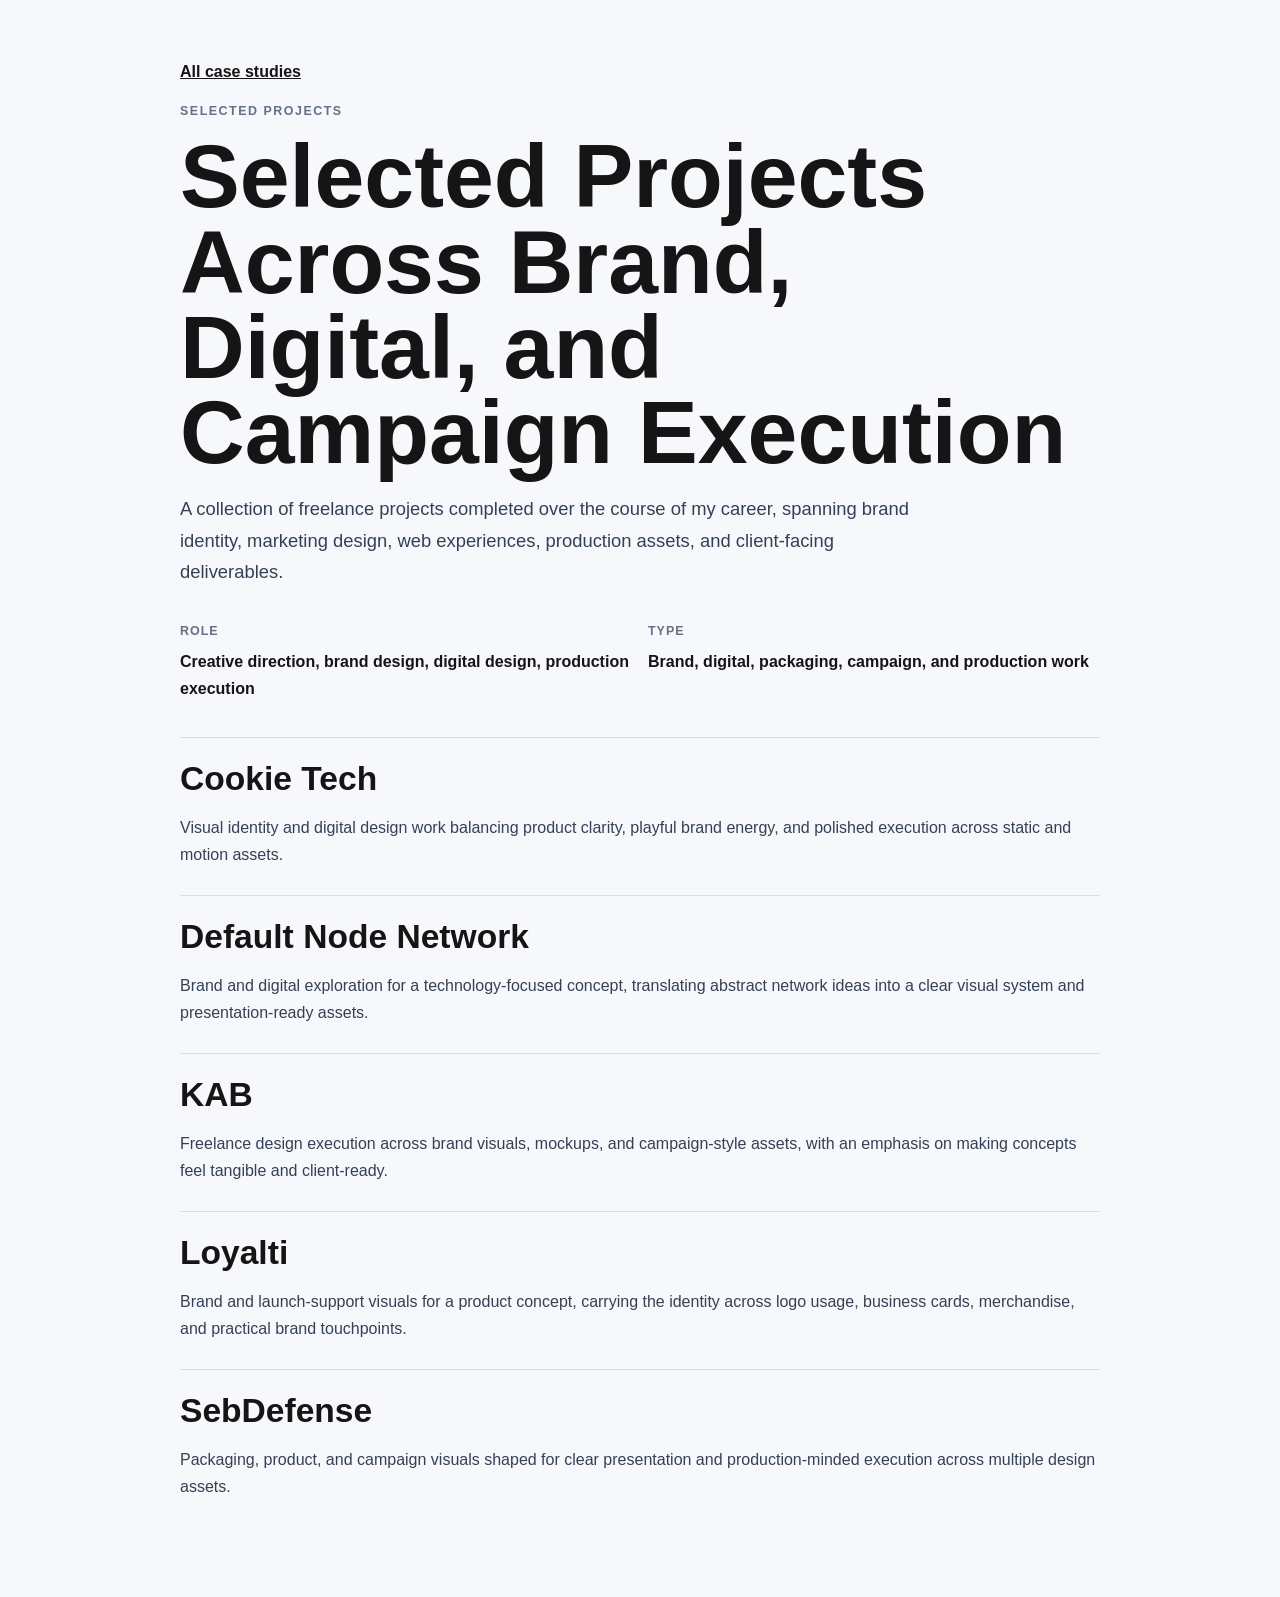
<file: work/selected-projects/index.html>
<!doctype html>
<html lang="en">
<head>
  <meta charset="utf-8" />
  <meta name="viewport" content="width=device-width, initial-scale=1" />
  <title>Selected Projects Case Study | Nima Maghame</title>
  <meta name="description" content="Nima Maghame selected freelance projects across brand, digital, packaging, campaign, and production work." />
  <link rel="canonical" href="https://nimamaghame.com/work/selected-projects/" />
  <script type="application/ld+json">
    {
      "@context": "https://schema.org",
      "@type": "CreativeWork",
      "name": "Selected Projects",
      "url": "https://nimamaghame.com/work/selected-projects/",
      "author": {"@type": "Person", "name": "Nima Maghame"},
      "description": "Freelance work across brand identity, digital design, campaigns, packaging, and production."
    }
  </script>
  <link rel="stylesheet" href="../readable.css" />
</head>
<body>
  <main>
    <p><a href="../">All case studies</a></p>
    <article>
      <header>
        <p class="eyebrow">Selected Projects</p>
        <h1>Selected Projects Across Brand, Digital, and Campaign Execution</h1>
        <p>A collection of freelance projects completed over the course of my career, spanning brand identity, marketing design, web experiences, production assets, and client-facing deliverables.</p>
      </header>
      <dl>
        <div><dt>Role</dt><dd>Creative direction, brand design, digital design, production execution</dd></div>
        <div><dt>Type</dt><dd>Brand, digital, packaging, campaign, and production work</dd></div>
      </dl>
      <section><h2>Cookie Tech</h2><p>Visual identity and digital design work balancing product clarity, playful brand energy, and polished execution across static and motion assets.</p></section>
      <section><h2>Default Node Network</h2><p>Brand and digital exploration for a technology-focused concept, translating abstract network ideas into a clear visual system and presentation-ready assets.</p></section>
      <section><h2>KAB</h2><p>Freelance design execution across brand visuals, mockups, and campaign-style assets, with an emphasis on making concepts feel tangible and client-ready.</p></section>
      <section><h2>Loyalti</h2><p>Brand and launch-support visuals for a product concept, carrying the identity across logo usage, business cards, merchandise, and practical brand touchpoints.</p></section>
      <section><h2>SebDefense</h2><p>Packaging, product, and campaign visuals shaped for clear presentation and production-minded execution across multiple design assets.</p></section>
    </article>
  </main>
</body>
</html>
</file>
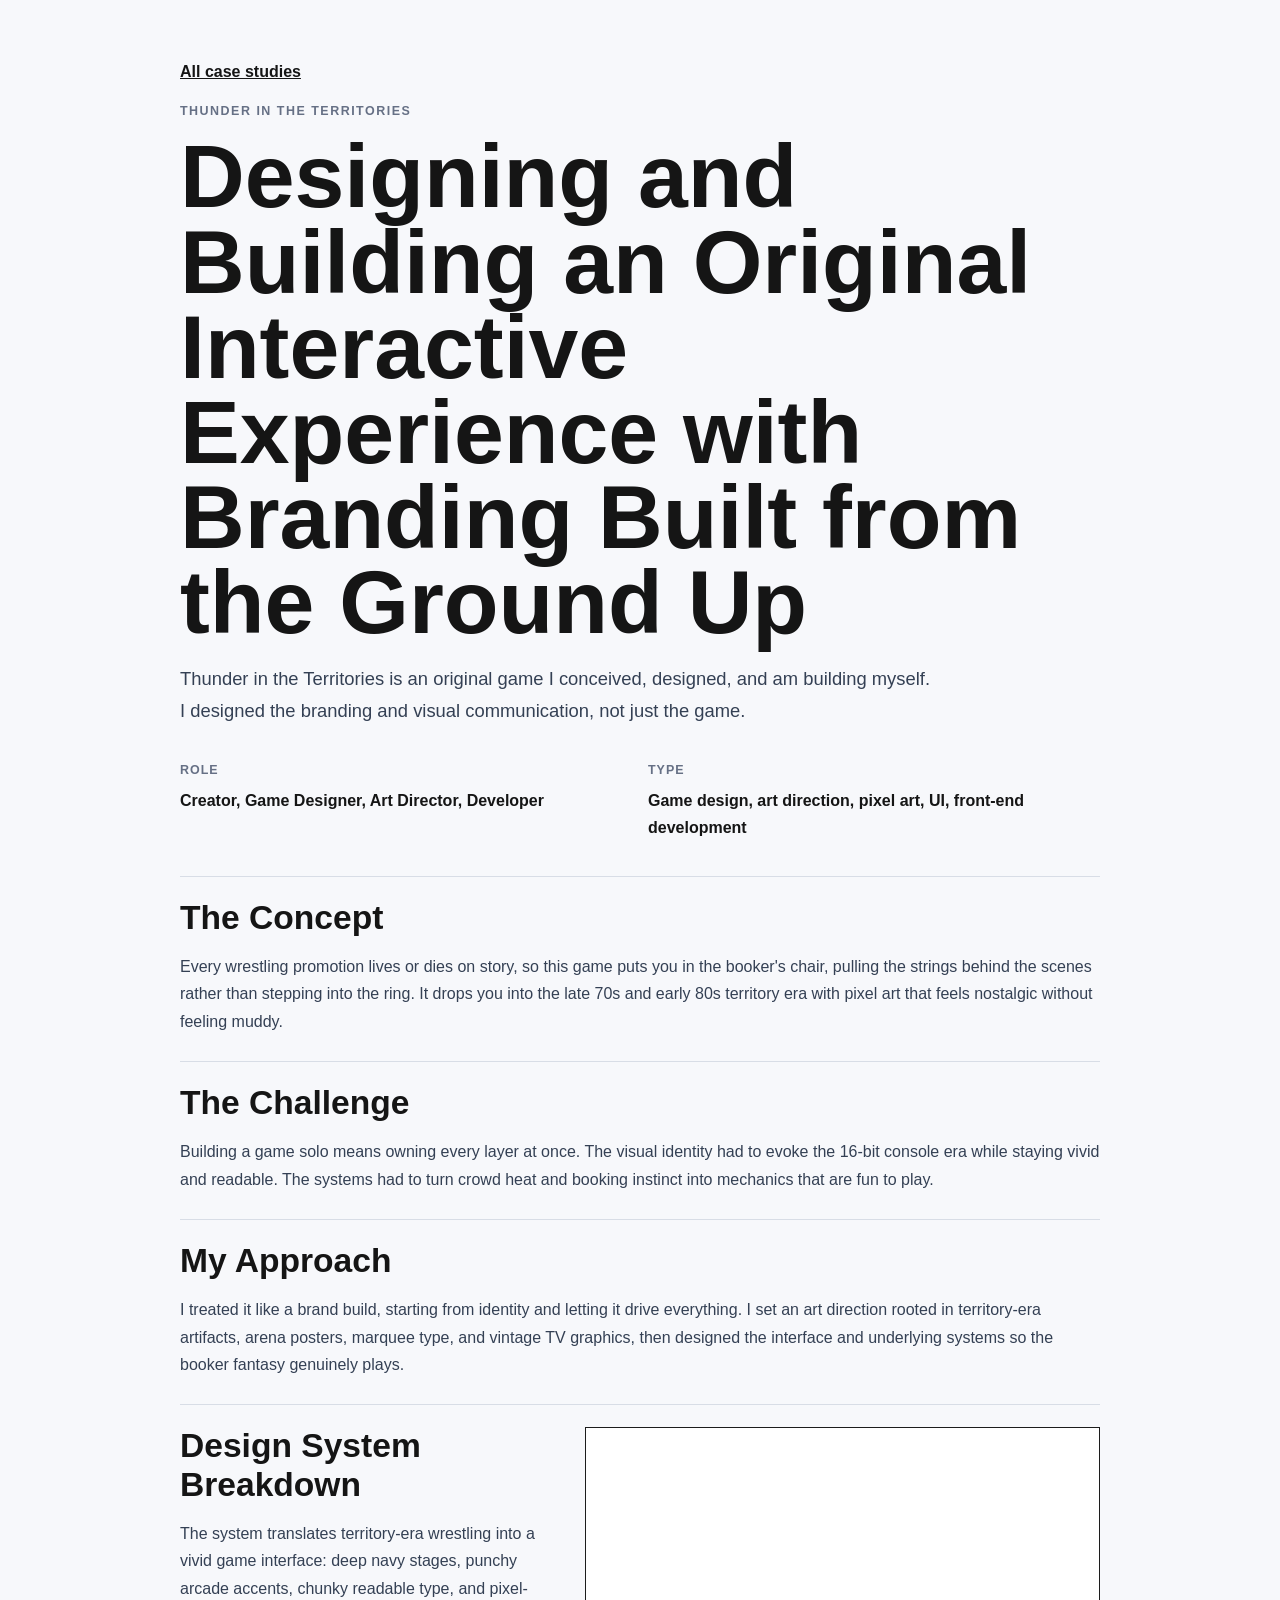
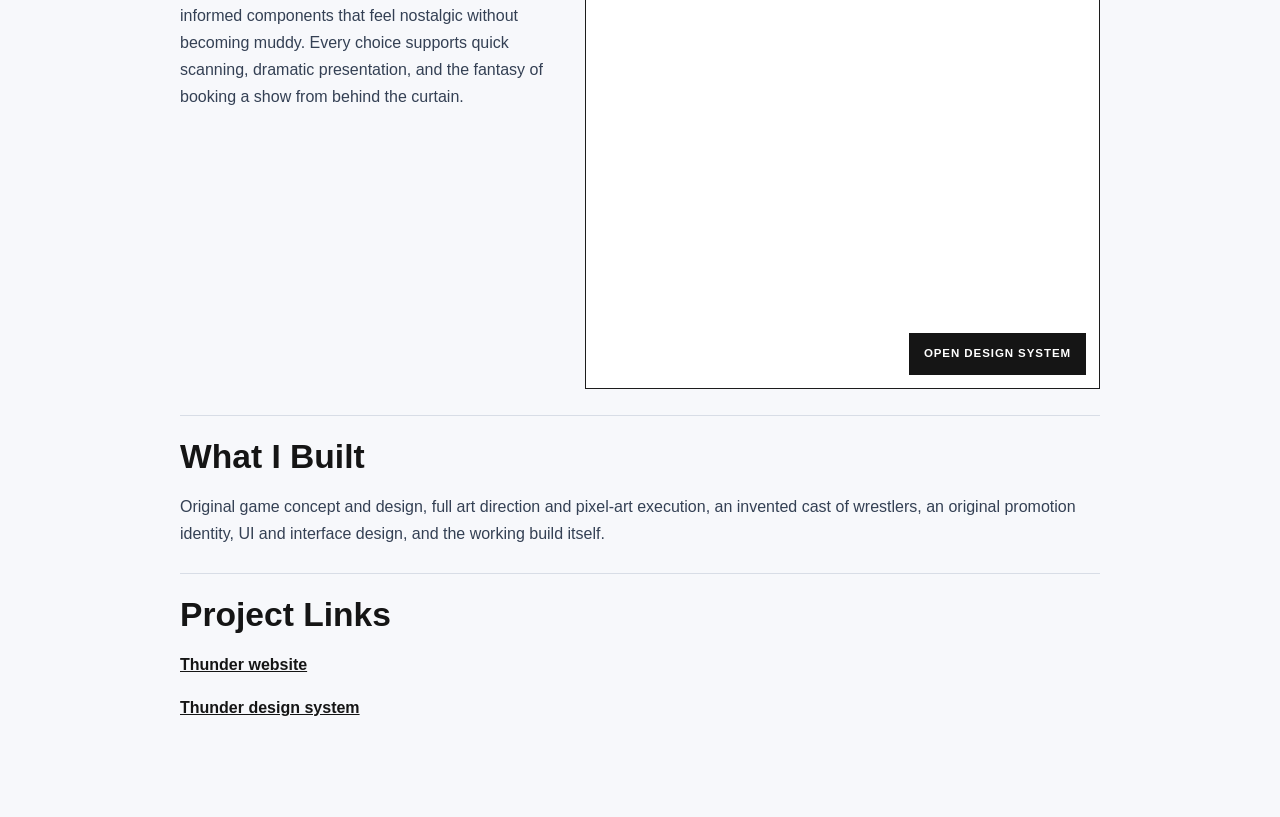
<file: work/thunder-in-the-territories/index.html>
<!doctype html>
<html lang="en">
<head>
  <meta charset="utf-8" />
  <meta name="viewport" content="width=device-width, initial-scale=1" />
  <title>Thunder in the Territories Case Study | Nima Maghame</title>
  <meta name="description" content="Nima Maghame case study covering Thunder in the Territories, an original game design and development project." />
  <link rel="canonical" href="https://nimagpt.netlify.app/work/thunder-in-the-territories/" />
  <link rel="stylesheet" href="../readable.css" />
</head>
<body>
  <main>
    <p><a href="../">All case studies</a></p>
    <article>
      <header>
        <p class="eyebrow">Thunder in the Territories</p>
        <h1>Designing and Building an Original Interactive Experience with Branding Built from the Ground Up</h1>
        <p>Thunder in the Territories is an original game I conceived, designed, and am building myself. I designed the branding and visual communication, not just the game.</p>
      </header>
      <dl>
        <div><dt>Role</dt><dd>Creator, Game Designer, Art Director, Developer</dd></div>
        <div><dt>Type</dt><dd>Game design, art direction, pixel art, UI, front-end development</dd></div>
      </dl>
      <section><h2>The Concept</h2><p>Every wrestling promotion lives or dies on story, so this game puts you in the booker's chair, pulling the strings behind the scenes rather than stepping into the ring. It drops you into the late 70s and early 80s territory era with pixel art that feels nostalgic without feeling muddy.</p></section>
      <section><h2>The Challenge</h2><p>Building a game solo means owning every layer at once. The visual identity had to evoke the 16-bit console era while staying vivid and readable. The systems had to turn crowd heat and booking instinct into mechanics that are fun to play.</p></section>
      <section><h2>My Approach</h2><p>I treated it like a brand build, starting from identity and letting it drive everything. I set an art direction rooted in territory-era artifacts, arena posters, marquee type, and vintage TV graphics, then designed the interface and underlying systems so the booker fantasy genuinely plays.</p></section>
      <section class="design-system-callout design-system-callout-thunder">
        <div>
          <h2>Design System Breakdown</h2>
          <p>The system translates territory-era wrestling into a vivid game interface: deep navy stages, punchy arcade accents, chunky readable type, and pixel-informed components that feel nostalgic without becoming muddy. Every choice supports quick scanning, dramatic presentation, and the fantasy of booking a show from behind the curtain.</p>
        </div>
        <a class="design-system-portal-link" href="https://thunderwebsite.netlify.app/design-system">
        <div class="design-system-portal">
          <iframe src="https://thunderwebsite.netlify.app/design-system" title="Thunder in the Territories design system live preview" loading="lazy"></iframe>
        </div>
        </a>
      </section>
      <section><h2>What I Built</h2><p>Original game concept and design, full art direction and pixel-art execution, an invented cast of wrestlers, an original promotion identity, UI and interface design, and the working build itself.</p></section>
      <section><h2>Project Links</h2><p><a href="https://thunderwebsite.netlify.app/">Thunder website</a></p><p><a href="https://thunderwebsite.netlify.app/design-system">Thunder design system</a></p></section>
    </article>
  </main>
</body>
</html>
</file>
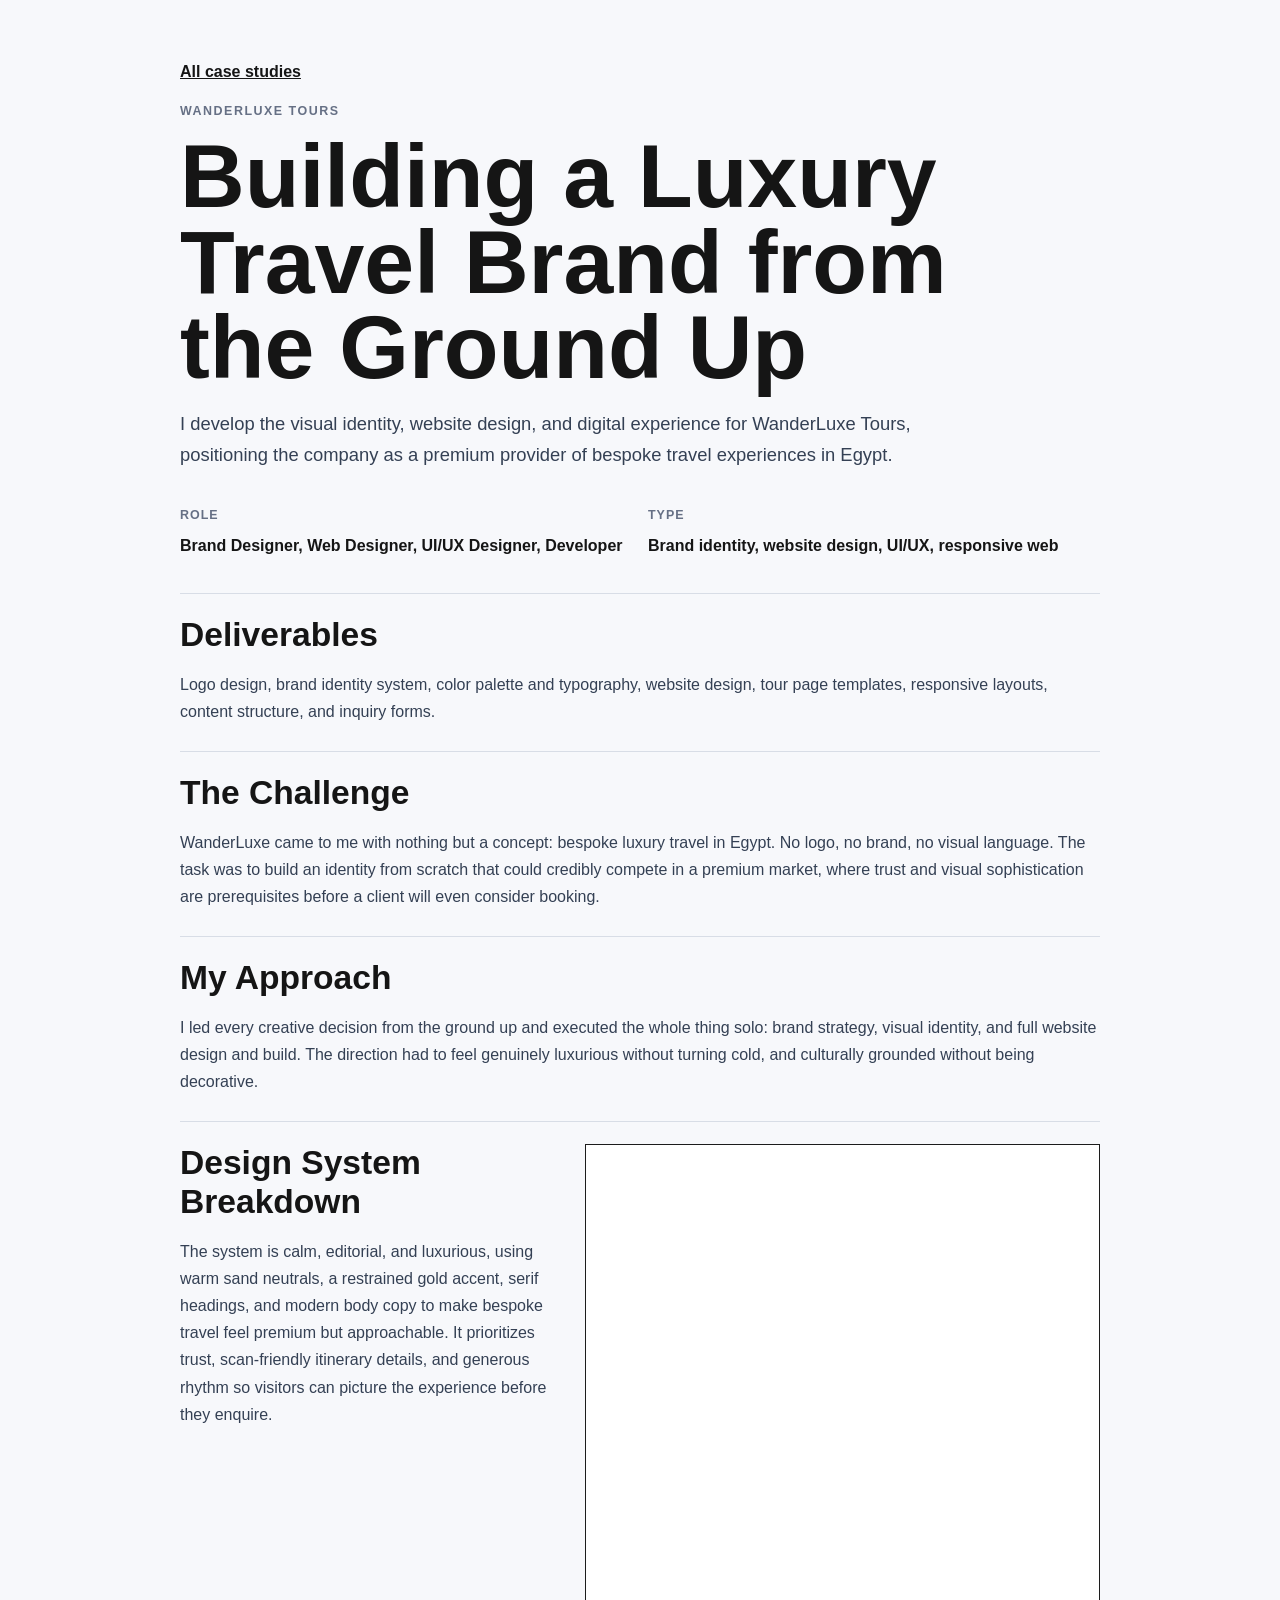
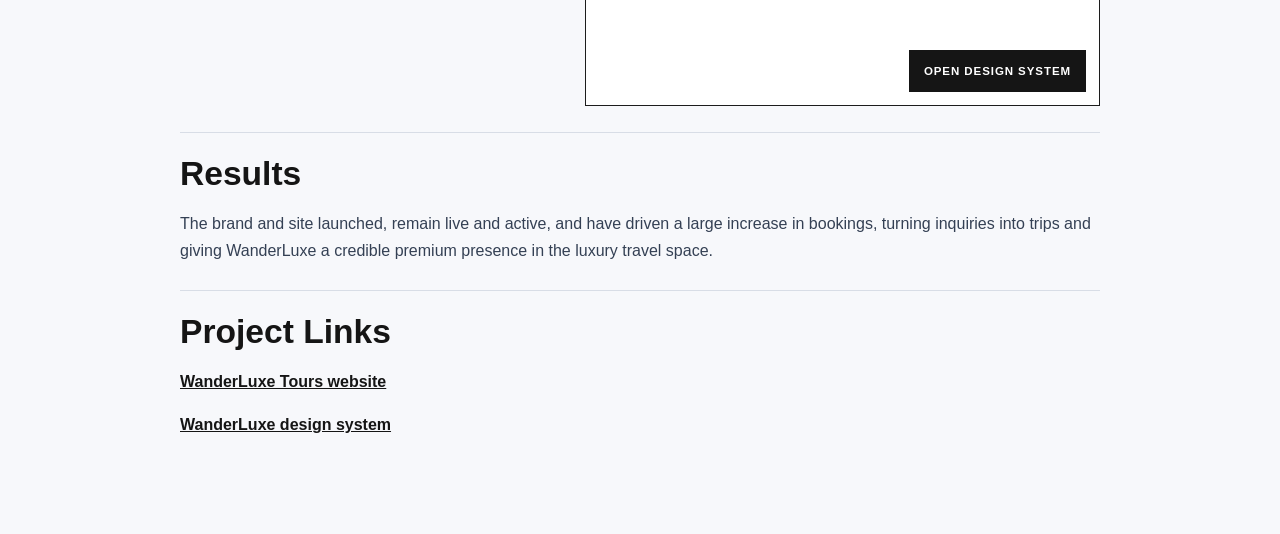
<file: work/wanderluxe-tours/index.html>
<!doctype html>
<html lang="en">
<head>
  <meta charset="utf-8" />
  <meta name="viewport" content="width=device-width, initial-scale=1" />
  <title>WanderLuxe Tours Case Study | Nima Maghame</title>
  <meta name="description" content="Nima Maghame case study covering brand identity, UI/UX, and web design for WanderLuxe Tours." />
  <link rel="canonical" href="https://nimagpt.netlify.app/work/wanderluxe-tours/" />
  <link rel="stylesheet" href="../readable.css" />
</head>
<body>
  <main>
    <p><a href="../">All case studies</a></p>
    <article>
      <header>
        <p class="eyebrow">WanderLuxe Tours</p>
        <h1>Building a Luxury Travel Brand from the Ground Up</h1>
        <p>I develop the visual identity, website design, and digital experience for WanderLuxe Tours, positioning the company as a premium provider of bespoke travel experiences in Egypt.</p>
      </header>
      <dl>
        <div><dt>Role</dt><dd>Brand Designer, Web Designer, UI/UX Designer, Developer</dd></div>
        <div><dt>Type</dt><dd>Brand identity, website design, UI/UX, responsive web</dd></div>
      </dl>
      <section><h2>Deliverables</h2><p>Logo design, brand identity system, color palette and typography, website design, tour page templates, responsive layouts, content structure, and inquiry forms.</p></section>
      <section><h2>The Challenge</h2><p>WanderLuxe came to me with nothing but a concept: bespoke luxury travel in Egypt. No logo, no brand, no visual language. The task was to build an identity from scratch that could credibly compete in a premium market, where trust and visual sophistication are prerequisites before a client will even consider booking.</p></section>
      <section><h2>My Approach</h2><p>I led every creative decision from the ground up and executed the whole thing solo: brand strategy, visual identity, and full website design and build. The direction had to feel genuinely luxurious without turning cold, and culturally grounded without being decorative.</p></section>
      <section class="design-system-callout design-system-callout-wanderluxe">
        <div>
          <h2>Design System Breakdown</h2>
          <p>The system is calm, editorial, and luxurious, using warm sand neutrals, a restrained gold accent, serif headings, and modern body copy to make bespoke travel feel premium but approachable. It prioritizes trust, scan-friendly itinerary details, and generous rhythm so visitors can picture the experience before they enquire.</p>
        </div>
        <a class="design-system-portal-link" href="https://www.wanderluxetours.com/design-system">
        <div class="design-system-portal">
          <iframe src="https://www.wanderluxetours.com/design-system" title="WanderLuxe design system live preview" loading="lazy"></iframe>
        </div>
        </a>
      </section>
      <section><h2>Results</h2><p>The brand and site launched, remain live and active, and have driven a large increase in bookings, turning inquiries into trips and giving WanderLuxe a credible premium presence in the luxury travel space.</p></section>
      <section><h2>Project Links</h2><p><a href="https://wanderluxetours.com/">WanderLuxe Tours website</a></p><p><a href="https://www.wanderluxetours.com/design-system">WanderLuxe design system</a></p></section>
    </article>
  </main>
</body>
</html>
</file>
<file: styles.css>
@font-face {
  font-family: "Stack Sans Headline";
  src: url("Assets/Fonts/Stack/StackSansHeadline-ExtraLight.ttf") format("truetype");
  font-weight: 200;
  font-style: normal;
  font-display: swap;
}

@font-face {
  font-family: "Stack Sans Headline";
  src: url("Assets/Fonts/Stack/StackSansHeadline-Light.ttf") format("truetype");
  font-weight: 300;
  font-style: normal;
  font-display: swap;
}

@font-face {
  font-family: "Stack Sans Headline";
  src: url("Assets/Fonts/Stack/StackSansHeadline-Regular.ttf") format("truetype");
  font-weight: 400;
  font-style: normal;
  font-display: swap;
}

@font-face {
  font-family: "Stack Sans Headline";
  src: url("Assets/Fonts/Stack/StackSansHeadline-Medium.ttf") format("truetype");
  font-weight: 500;
  font-style: normal;
  font-display: swap;
}

@font-face {
  font-family: "Stack Sans Headline";
  src: url("Assets/Fonts/Stack/StackSansHeadline-SemiBold.ttf") format("truetype");
  font-weight: 600;
  font-style: normal;
  font-display: swap;
}

@font-face {
  font-family: "Stack Sans Headline";
  src: url("Assets/Fonts/Stack/StackSansHeadline-Bold.ttf") format("truetype");
  font-weight: 700 900;
  font-style: normal;
  font-display: swap;
}

:root {
  color-scheme: light;
  --ink: #000000;
  --muted: #000000;
  --paper: #ffffff;
  --red: #f2a766;
  --highlight: #d94179;
  --line: #e7e7e7;
  --soft: #f2cd5c;
  --warm: #f2a766;
  --navy: #141259;
  --deep-navy: #010626;
  --page-margin: clamp(28px, 4vw, 64px);
}

* {
  box-sizing: border-box;
}

html {
  scroll-behavior: smooth;
}

body {
  margin: 0;
  color: var(--ink);
  background: var(--paper);
  font-family: "Stack Sans Headline", "Open Sans", sans-serif;
}

a {
  color: inherit;
}

.site-header {
  position: sticky;
  top: 0;
  z-index: 10;
  display: flex;
  align-items: start;
  justify-content: space-between;
  gap: 32px;
  padding: 50px var(--page-margin) 24px;
  color: var(--ink);
  background: transparent;
  backdrop-filter: blur(12px);
  transition: background 220ms ease, color 220ms ease, padding 220ms ease;
}

.site-header.is-colored {
  color: #ffffff;
  background: #000000;
}

.brand {
  display: inline-flex;
  align-items: center;
  gap: 12px;
  font-size: clamp(1.15rem, 2vw, 2rem);
  font-weight: 900;
  line-height: 1;
  text-decoration: none;
}

.brand span {
  display: none;
}

.nav {
  display: flex;
  flex-wrap: wrap;
  justify-content: flex-end;
  gap: clamp(16px, 3vw, 36px);
  font-size: clamp(1rem, 1.8vw, 1.6rem);
  font-weight: 300;
}

.nav a {
  text-decoration: none;
}

.nav a:hover {
  text-decoration: underline;
  text-decoration-thickness: 1px;
  text-underline-offset: 7px;
}

.menu-toggle {
  display: none;
  width: 46px;
  height: 46px;
  align-items: center;
  justify-content: center;
  flex-direction: column;
  gap: 6px;
  padding: 0;
  color: var(--ink);
  background: transparent;
  border: 1px solid currentColor;
  border-radius: 50%;
  cursor: pointer;
}

.menu-toggle span {
  display: block;
  width: 18px;
  height: 1px;
  background: currentColor;
  transition: transform 180ms ease, opacity 180ms ease;
}

.site-header.nav-open .menu-toggle span:nth-child(1) {
  transform: translateY(7px) rotate(45deg);
}

.site-header.nav-open .menu-toggle span:nth-child(2) {
  opacity: 0;
}

.site-header.nav-open .menu-toggle span:nth-child(3) {
  transform: translateY(-7px) rotate(-45deg);
}

main {
  width: 100%;
}

.hero,
.section,
.footer {
  width: 100%;
  margin: 0;
  padding-left: var(--page-margin);
  padding-right: var(--page-margin);
}

.hero {
  position: relative;
  min-height: 560px;
  display: grid;
  grid-template-columns: minmax(0, 840px) minmax(220px, 0.8fr);
  align-items: center;
  gap: clamp(28px, 4vw, 56px);
  padding-top: 84px;
  padding-bottom: 112px;
  overflow: hidden;
}

.hero::before {
  content: "";
  position: absolute;
  right: 0;
  top: 18%;
  width: min(52vw, 720px);
  height: 62%;
  pointer-events: none;
  background:
    linear-gradient(90deg, rgba(242, 205, 92, 0.26), rgba(242, 205, 92, 0)),
    linear-gradient(90deg, rgba(20, 18, 89, 0.13) 8px, transparent 8px),
    linear-gradient(180deg, rgba(20, 18, 89, 0.13) 8px, transparent 8px);
  background-size: auto, 22px 22px, 22px 22px;
  mask-image: linear-gradient(270deg, #000000 0%, rgba(0, 0, 0, 0.68) 44%, transparent 100%);
  opacity: 0.72;
}

.hero > * {
  position: relative;
  z-index: 1;
}

h1,
h2,
h3,
p {
  overflow-wrap: anywhere;
}

.no-wrap {
  white-space: nowrap;
}

h1 {
  max-width: 980px;
  margin: 0;
  font-size: clamp(3.2rem, 7vw, 5.8rem);
  font-weight: 700;
  line-height: 1.12;
  letter-spacing: 0;
  text-align: left;
}

.hero-text {
  max-width: 690px;
  margin: 28px 0 0;
  color: var(--muted);
  font-size: clamp(1rem, 1.55vw, 1.35rem);
  font-weight: 300;
  line-height: 1.42;
}

.hero-actions,
.contact-actions {
  display: flex;
  flex-wrap: wrap;
  gap: 14px;
  margin-top: 34px;
}

.button {
  display: inline-flex;
  min-height: 46px;
  align-items: center;
  justify-content: center;
  border: 1px solid var(--ink);
  border-radius: 0;
  padding: 0 18px;
  font-weight: 700;
  text-decoration: none;
  transition: background 180ms ease, color 180ms ease;
}

.button.primary {
  color: #ffffff;
  background: var(--ink);
}

.button.secondary {
  background: transparent;
}

.button:hover {
  color: #ffffff;
  background: var(--red);
  border-color: var(--red);
}

.hero-visual {
  min-height: 330px;
  display: grid;
  align-items: center;
  justify-items: end;
}

.hero-project-preview {
  width: min(46vw, 660px);
  padding: 2px;
  overflow: hidden;
  background: linear-gradient(135deg, var(--soft), var(--warm), var(--highlight), var(--navy), var(--deep-navy));
  border: 0;
  box-shadow: 0 24px 72px rgba(0, 0, 0, 0.12);
}

.hero-project-screen {
  height: clamp(460px, 48vw, 720px);
  padding: clamp(10px, 1.2vw, 16px);
  background: #ffffff;
  overflow: hidden;
}

.hero-project-screen iframe {
  display: block;
  width: 100%;
  height: 100%;
  border: 0;
}

.statement-puzzle-wrap {
  align-self: stretch;
  margin: calc(var(--statement-pad-top) * -1) calc(var(--page-margin) * -1) calc(var(--statement-pad-bottom) * -1) 0;
}

.statement-puzzle-wrap .hero-puzzle {
  width: 100%;
  height: 100%;
}

.hero-puzzle {
  position: relative;
  width: 100%;
  min-height: 100%;
  isolation: isolate;
  overflow: hidden;
}

.puzzle-portrait {
  position: absolute;
  inset: 0;
  z-index: 1;
  width: 100%;
  height: 100%;
  max-width: none;
  object-fit: cover;
  object-position: center top;
  opacity: 1;
  transform: none;
  transition: transform 900ms cubic-bezier(0.16, 1, 0.3, 1), opacity 500ms ease;
}

.hero-puzzle.is-assembled .puzzle-portrait {
  opacity: 1;
  transform: translateX(0);
}

.puzzle-piece {
  position: absolute;
  left: var(--home-x, 0);
  top: var(--home-y, 0);
  width: var(--piece-w, 18%);
  height: var(--piece-h, 18%);
  max-width: none;
  object-fit: cover;
  background: #f7f4ea;
  box-shadow: 0 16px 38px rgba(0, 0, 0, 0.12);
  filter: grayscale(1) brightness(2.18) contrast(0);
  opacity: 1;
  transform: translate(
      calc(var(--scatter-x, 0px) + var(--drag-x, 0px)),
      calc(var(--scatter-y, 0px) + var(--drag-y, 0px))
    )
    rotate(var(--scatter-r, 0deg));
  transition: transform 420ms cubic-bezier(0.16, 1, 0.3, 1), box-shadow 420ms ease, filter 520ms ease, opacity 520ms ease;
  user-select: none;
  -webkit-user-drag: none;
  touch-action: none;
  cursor: grab;
  z-index: 1;
  animation: puzzle-float 6s ease-in-out infinite;
  animation-delay: var(--float-delay, 0s);
}

.hero-puzzle.is-assembled .puzzle-piece {
  transform: translate(var(--drag-x, 0px), var(--drag-y, 0px)) rotate(0deg);
  box-shadow: 0 8px 24px rgba(0, 0, 0, 0.08);
}

.puzzle-piece.is-flipped {
  filter: grayscale(0) brightness(1);
  opacity: 1;
}

.puzzle-piece.is-dragging {
  z-index: 5;
  cursor: grabbing;
  transition: none;
  box-shadow: 0 24px 58px rgba(0, 0, 0, 0.22);
  animation: none;
}

@keyframes puzzle-float {
  0%,
  100% {
    margin-top: 0;
  }

  50% {
    margin-top: -4px;
  }
}

.statement-band {
  --statement-pad-top: clamp(54px, 8vw, 86px);
  --statement-pad-bottom: clamp(56px, 7vw, 92px);
  width: 100%;
  display: grid;
  grid-template-columns: minmax(0, 1fr) minmax(320px, 1fr);
  align-items: stretch;
  column-gap: clamp(28px, 4vw, 64px);
  padding: var(--statement-pad-top) var(--page-margin) var(--statement-pad-bottom);
  color: #ffffff;
  background: var(--red);
}

.statement-band > p:not(.skill-breakdown-label) {
  max-width: 1110px;
  margin: 0;
  align-self: center;
  font-size: clamp(2.1rem, 5vw, 4.1rem);
  font-weight: 300;
  line-height: 1.18;
}

.skill-breakdown-label {
  grid-column: 1 / -1;
  margin: clamp(64px, 6vw, 82px) 0 0;
  color: #000000;
  font-size: 1.78rem;
  font-weight: 600;
  line-height: 1.18;
}

.statement-dots {
  grid-column: 1 / -1;
  display: flex;
  gap: clamp(28px, 4vw, 48px);
  margin-top: 18px;
}

.statement-link {
  display: inline-flex;
  align-items: center;
  gap: 0;
  color: #ffffff;
  background: transparent;
  border: 0;
  padding: 0;
  font: inherit;
  text-decoration: none;
  cursor: pointer;
}

.statement-shape {
  display: grid;
  place-items: center;
  width: clamp(54px, 6vw, 82px);
  aspect-ratio: 1;
  border: 3px solid #ffffff;
  border-radius: 50%;
  background: transparent;
  transition: border-radius 900ms cubic-bezier(0.16, 1, 0.3, 1), transform 900ms cubic-bezier(0.16, 1, 0.3, 1);
}

.skill-ai .statement-shape {
  border-color: var(--highlight);
}

.skill-software .statement-shape {
  border-color: var(--deep-navy);
}

.skill-leadership .statement-shape {
  border-color: var(--navy);
}

.statement-label {
  display: block;
  max-width: 0;
  overflow: hidden;
  white-space: nowrap;
  font-size: clamp(1rem, 1.8vw, 1.35rem);
  font-weight: 300;
  opacity: 0;
  transform: translateX(-8px);
  transition: max-width 720ms cubic-bezier(0.16, 1, 0.3, 1), opacity 520ms ease, transform 720ms cubic-bezier(0.16, 1, 0.3, 1), margin 720ms cubic-bezier(0.16, 1, 0.3, 1);
}

.statement-link:hover .statement-shape,
.statement-link:focus-visible .statement-shape,
.statement-link.is-active .statement-shape,
.statement-link.hint-open .statement-shape {
  border-radius: 0;
  transform: rotate(18deg);
}

.statement-link:hover .statement-label,
.statement-link:focus-visible .statement-label,
.statement-link.is-active .statement-label,
.statement-link.hint-open .statement-label {
  max-width: 140px;
  margin-left: 32px;
  opacity: 1;
  transform: translateX(0);
}

.skill-panels {
  grid-column: 1 / -1;
  margin-top: clamp(38px, 5vw, 64px);
}

.skill-panel {
  display: grid;
  grid-template-columns: minmax(0, 1fr) minmax(220px, 0.38fr);
  gap: clamp(40px, 7vw, 110px);
  align-items: stretch;
  max-height: 0;
  overflow: hidden;
  padding: 0 clamp(22px, 4vw, 54px);
  opacity: 0;
  transform: translateY(-18px);
  transition: max-height 780ms cubic-bezier(0.16, 1, 0.3, 1), opacity 420ms ease, transform 780ms cubic-bezier(0.16, 1, 0.3, 1), padding 780ms cubic-bezier(0.16, 1, 0.3, 1), margin 780ms cubic-bezier(0.16, 1, 0.3, 1);
}

.skill-panel.is-active {
  max-height: 1120px;
  margin-top: clamp(22px, 3vw, 42px);
  padding-top: clamp(28px, 4vw, 48px);
  padding-bottom: clamp(34px, 5vw, 64px);
  opacity: 1;
  transform: translateY(0);
}

.skill-panel-ai {
  grid-template-columns: minmax(0, 0.72fr) minmax(420px, 0.92fr);
  background: var(--highlight);
}

.skill-panel-software {
  background: var(--deep-navy);
}

.skill-panel-leadership {
  background: var(--navy);
}

.skill-panel-copy {
  max-width: 1050px;
}

.skill-panel h2 {
  margin: 0 0 clamp(22px, 3vw, 38px);
  color: #ffffff;
  font-size: clamp(2.4rem, 5vw, 5rem);
  font-weight: 700;
}

.skill-panel h3 {
  margin: 0 0 16px;
  color: #ffffff;
  font-size: clamp(1rem, 1.55vw, 1.35rem);
  font-weight: 900;
}

.skill-panel ul {
  display: flex;
  flex-wrap: wrap;
  gap: 12px 18px;
  margin: 0;
  padding: 0;
  list-style: none;
}

.skill-panel li {
  padding: 10px 14px;
  color: #ffffff;
  border: 1px solid rgba(255, 255, 255, 0.56);
  font-size: clamp(1rem, 1.55vw, 1.28rem);
  font-weight: 500;
}

.skill-list-groups {
  display: grid;
  grid-template-columns: repeat(2, minmax(0, 1fr));
  gap: clamp(28px, 5vw, 72px);
}

.skill-panel-graphic {
  min-height: 240px;
  border: 1px solid rgba(255, 255, 255, 0.5);
  background:
    linear-gradient(135deg, rgba(255, 255, 255, 0.16), transparent 52%),
    repeating-linear-gradient(0deg, rgba(255, 255, 255, 0.16) 0 1px, transparent 1px 18px),
    repeating-linear-gradient(90deg, rgba(255, 255, 255, 0.16) 0 1px, transparent 1px 18px);
}

.leadership-visual {
  position: relative;
  min-height: 300px;
  overflow: hidden;
  border: 1px solid rgba(255, 255, 255, 0.5);
}

.leadership-node {
  position: absolute;
  width: clamp(58px, 7vw, 96px);
  aspect-ratio: 1;
  border: 2px solid rgba(255, 255, 255, 0.9);
  border-radius: 50%;
}

.node-one {
  left: 8%;
  top: 16%;
}

.node-two {
  right: 12%;
  top: 8%;
  border-radius: 34% 66% 42% 58%;
}

.node-three {
  left: 34%;
  bottom: 12%;
  border-radius: 28% 72% 66% 34%;
}

.node-four {
  right: 22%;
  bottom: 26%;
}

.leadership-path {
  position: absolute;
  height: 2px;
  background: rgba(255, 255, 255, 0.72);
  transform-origin: left center;
}

.path-one {
  left: 23%;
  top: 32%;
  width: 44%;
  transform: rotate(-9deg);
}

.path-two {
  left: 48%;
  top: 34%;
  width: 34%;
  transform: rotate(42deg);
}

.path-three {
  left: 24%;
  bottom: 30%;
  width: 43%;
  transform: rotate(-18deg);
}

.skill-panel-portal {
  height: clamp(460px, 40vw, 660px);
  overflow: hidden;
  border: 1px solid rgba(255, 255, 255, 0.62);
  background: #ffffff;
  box-shadow: 0 22px 58px rgba(0, 0, 0, 0.18);
}

.skill-panel-portal iframe {
  display: block;
  width: 100%;
  height: 100%;
  border: 0;
}

.pixel-tool {
  align-self: start;
  display: grid;
  gap: 18px;
  padding: clamp(14px, 2vw, 22px);
  border: 1px solid rgba(255, 255, 255, 0.58);
  background: rgba(255, 255, 255, 0.16);
}

.pixel-toolbar {
  display: flex;
  flex-wrap: wrap;
  gap: 10px;
}

.pixel-swatch {
  width: 32px;
  aspect-ratio: 1;
  padding: 0;
  background: var(--swatch);
  border: 1px solid rgba(255, 255, 255, 0.75);
  cursor: pointer;
}

.pixel-swatch.is-active {
  outline: 3px solid #ffffff;
  outline-offset: 3px;
}

.pixel-grid {
  display: grid;
  grid-template-columns: repeat(16, minmax(0, 1fr));
  aspect-ratio: 1;
  width: min(100%, 420px);
  background: rgba(255, 255, 255, 0.36);
  border: 1px solid rgba(255, 255, 255, 0.72);
}

.pixel-cell {
  aspect-ratio: 1;
  padding: 0;
  background: rgba(255, 255, 255, 0.42);
  border: 1px solid rgba(1, 6, 38, 0.12);
  cursor: crosshair;
}

@media (min-width: 1500px) {
  .statement-band {
    grid-template-columns: minmax(0, 66fr) minmax(360px, 34fr);
    justify-content: start;
  }
}

.case-study-menu {
  padding: clamp(58px, 7vw, 96px) var(--page-margin) clamp(96px, 12vw, 170px);
  background: #ffffff;
}

.case-study-menu-heading {
  display: grid;
  gap: 12px;
  margin-bottom: clamp(28px, 4vw, 48px);
}

.case-study-menu-heading h2 {
  max-width: 900px;
  margin: 0;
  color: var(--deep-navy);
  font-size: clamp(2.4rem, 6vw, 5.8rem);
  font-weight: 800;
  line-height: 0.96;
}

.readable-case-links {
  display: flex;
  flex-wrap: wrap;
  gap: 8px 14px;
  max-width: 880px;
  font-size: 0.74rem;
  font-weight: 800;
  letter-spacing: 0.04em;
  line-height: 1.4;
  text-transform: uppercase;
}

.readable-case-links a {
  color: rgba(18, 31, 53, 0.66);
  text-decoration: none;
}

.readable-case-links a:hover {
  color: var(--deep-navy);
  text-decoration: underline;
  text-underline-offset: 4px;
}

.case-study-grid {
  display: grid;
  grid-template-columns: repeat(2, minmax(0, 1fr));
  align-items: start;
  gap: clamp(18px, 2.2vw, 34px);
}

.case-study-card {
  display: block;
  color: #ffffff;
  background: #0b0b0b;
  text-decoration: none;
}

.case-study-card:focus-visible {
  outline: 3px solid var(--highlight);
  outline-offset: 4px;
}

.case-study-card-media {
  position: relative;
  aspect-ratio: 16 / 8.35;
  overflow: hidden;
  background: #d7d7d7;
}

.case-study-card-media-empty {
  background: #0b0b0b;
}

.case-study-card-no-preview .case-study-card-media,
.case-study-card-no-preview .case-study-card-corner {
  display: none;
}

.case-study-card-media img,
.case-study-card-media video {
  display: block;
  width: 100%;
  height: 100%;
  object-fit: cover;
}

.hl-preview-grid {
  display: grid;
  grid-template-columns: repeat(2, minmax(0, 1fr));
  grid-template-rows: repeat(2, minmax(0, 1fr));
  width: 100%;
  height: 100%;
  gap: 2px;
  background: #000000;
}

.case-study-card-media .hl-preview-grid img {
  min-width: 0;
  min-height: 0;
  object-fit: cover;
  opacity: 1;
  transition: opacity 140ms ease;
}

.case-study-card-media .hl-preview-grid img.is-swapping {
  opacity: 0.14;
}

.case-study-card-corner {
  position: absolute;
  top: 0;
  right: 0;
  display: grid;
  place-items: center;
  width: clamp(48px, 10vw, 74px);
  aspect-ratio: 1;
  background: #ffffff;
}

.case-study-card-corner img {
  width: 70%;
  height: 70%;
  object-fit: contain;
}

.case-study-card-corner-nm {
  color: #0b0b0b;
  font-size: clamp(0.86rem, 1.5vw, 1.18rem);
  font-weight: 900;
  line-height: 1;
}

.case-study-card-caption {
  display: grid;
  grid-template-columns: minmax(150px, 0.58fr) minmax(0, 1fr);
  min-height: 56px;
  background: #ffffff;
  transition: min-height 320ms cubic-bezier(0.16, 1, 0.3, 1);
}

.case-study-card:hover .case-study-card-caption,
.case-study-card:focus-visible .case-study-card-caption {
  min-height: 86px;
}

.case-study-card-no-preview:hover .case-study-card-caption,
.case-study-card-no-preview:focus-visible .case-study-card-caption {
  min-height: 56px;
}

.case-study-card-caption h3,
.case-study-card-caption p {
  margin: 0;
}

.case-study-card-caption h3 {
  display: grid;
  align-content: center;
  gap: 3px;
  padding: 14px clamp(14px, 2vw, 22px);
  color: #ffffff;
  background: #0b0b0b;
  font-size: clamp(1.1rem, 2vw, 1.55rem);
  font-weight: 400;
  line-height: 1.08;
}

.case-study-card-caption h3 span {
  display: block;
  max-height: 0;
  overflow: hidden;
  color: rgba(255, 255, 255, 0.72);
  font-size: 0.58em;
  font-weight: 500;
  line-height: 1.2;
  opacity: 0;
  transform: translateY(-4px);
  transition: max-height 320ms cubic-bezier(0.16, 1, 0.3, 1), opacity 220ms ease, transform 320ms cubic-bezier(0.16, 1, 0.3, 1);
}

.case-study-card:hover .case-study-card-caption h3 span,
.case-study-card:focus-visible .case-study-card-caption h3 span {
  max-height: 42px;
  opacity: 1;
  transform: translateY(0);
}

.case-study-card-no-preview .case-study-card-caption h3 {
  grid-template-columns: 0 1fr;
  column-gap: 0;
  transition: grid-template-columns 280ms cubic-bezier(0.16, 1, 0.3, 1), column-gap 280ms cubic-bezier(0.16, 1, 0.3, 1);
}

.case-study-card-no-preview .case-study-card-caption h3::before {
  content: "+";
  overflow: hidden;
  opacity: 0;
  transform: translateX(-10px);
  transition: opacity 180ms ease, transform 280ms cubic-bezier(0.16, 1, 0.3, 1);
}

.case-study-card-no-preview:hover .case-study-card-caption h3,
.case-study-card-no-preview:focus-visible .case-study-card-caption h3 {
  grid-template-columns: 0.72em 1fr;
  column-gap: 7px;
}

.case-study-card-no-preview:hover .case-study-card-caption h3::before,
.case-study-card-no-preview:focus-visible .case-study-card-caption h3::before {
  opacity: 1;
  transform: translateX(0);
}

.case-study-card-caption p {
  display: flex;
  align-items: center;
  padding: 11px clamp(14px, 2vw, 22px);
  color: #0b0b0b;
  font-size: clamp(0.84rem, 1.05vw, 1rem);
  line-height: 1.2;
}

.case-study-card[data-case-tab="handbrewed"],
.case-study-side-link[data-case-jump="handbrewed"] {
  order: 1;
}

.case-study-card[data-case-tab="thunder"],
.case-study-side-link[data-case-jump="thunder"] {
  order: 2;
}

.case-study-card[data-case-tab="mt"],
.case-study-side-link[data-case-jump="mt"] {
  order: 3;
}

.case-study-card[data-case-tab="hl"],
.case-study-side-link[data-case-jump="hl"] {
  order: 4;
}

.case-study-card[data-case-tab="wanderluxe"],
.case-study-side-link[data-case-jump="wanderluxe"] {
  order: 5;
}

.case-study-card[data-case-tab="more"],
.case-study-side-link[data-case-jump="more"] {
  order: 6;
}

.case-study-side-menu {
  position: fixed;
  z-index: 12;
  top: var(--case-menu-offset, 0px);
  right: 0;
  left: 0;
  width: 100%;
  box-sizing: border-box;
  display: flex;
  align-items: center;
  justify-content: flex-start;
  gap: 1px;
  padding: 0 var(--page-margin);
  background: #ffffff;
  border-bottom: 1px solid var(--line);
  opacity: 0;
  pointer-events: none;
  transform: translateY(-100%);
  transition: opacity 240ms ease, transform 320ms cubic-bezier(0.16, 1, 0.3, 1);
}

.case-study-side-menu.is-visible {
  opacity: 1;
  pointer-events: auto;
  transform: translateY(0);
}

.case-study-side-menu p {
  margin: 0;
  padding: 8px 14px;
  color: var(--deep-navy);
  font-size: 0.72rem;
  font-weight: 900;
  text-transform: uppercase;
}

.case-study-side-link {
  display: grid;
  gap: 3px;
  padding: 8px 12px;
  color: #0b0b0b;
  background: #ffffff;
  border: 0;
  font: inherit;
  text-align: left;
  cursor: pointer;
  transition: color 180ms ease, background 180ms ease;
}

.case-study-side-link:hover,
.case-study-side-link:focus-visible,
.case-study-side-link.is-active {
  color: #ffffff;
  background: #000000;
}

.case-study-side-link span {
  font-size: 0.9rem;
  font-weight: 700;
  line-height: 1.05;
}

.case-study-side-link small {
  color: inherit;
  font-size: 0.68rem;
  font-weight: 500;
  line-height: 1.1;
  opacity: 0.72;
}

.case-study-tabs {
  padding: clamp(42px, 6vw, 82px) var(--page-margin) clamp(96px, 12vw, 170px);
}

.client-menu-title {
  margin: 0 0 24px;
  font-size: clamp(0.9rem, 1.2vw, 1.05rem);
  font-weight: 300;
}

.logo-tabs {
  display: flex;
  align-items: center;
  justify-content: flex-start;
  gap: clamp(14px, 2vw, 24px);
  border-bottom: 1px solid var(--line);
  padding-bottom: 34px;
}

.logo-tab {
  position: relative;
  min-height: auto;
  display: inline-flex;
  align-items: center;
  gap: 0;
  padding: 0;
  color: var(--muted);
  background: transparent;
  border: 0;
  font: inherit;
  font-size: clamp(0.95rem, 1.4vw, 1.2rem);
  font-weight: 700;
  text-align: left;
  cursor: pointer;
}

.client-logo::after {
  content: "";
  position: absolute;
  left: 50%;
  bottom: -12px;
  width: 0;
  height: 0;
  border-left: 7px solid transparent;
  border-right: 7px solid transparent;
  border-top: 9px solid #000000;
  border-bottom: 0;
  opacity: 0;
  transform: translateX(-50%) translateY(-4px);
  transition: opacity 320ms ease, transform 520ms cubic-bezier(0.16, 1, 0.3, 1);
}

.logo-tab.is-active,
.logo-tab:hover {
  color: var(--ink);
}

.logo-tab.is-active .client-logo::after {
  opacity: 1;
  transform: translateX(-50%) translateY(0);
}

.logo-shape {
  width: clamp(72px, 8vw, 108px);
  height: clamp(72px, 8vw, 108px);
  display: grid;
  place-items: center;
  color: #ffffff;
  background: var(--ink);
  font-size: clamp(1.5rem, 3vw, 2.4rem);
  font-weight: 900;
  line-height: 1;
}

.client-logo {
  position: relative;
  width: clamp(64px, 6vw, 88px);
  height: clamp(64px, 6vw, 88px);
  display: grid;
  place-items: center;
  overflow: visible;
  background: transparent;
  border: 0;
}

.client-logo img {
  display: block;
  width: 100%;
  height: 100%;
  object-fit: contain;
  filter: grayscale(1);
  transition: filter 700ms ease, transform 900ms cubic-bezier(0.16, 1, 0.3, 1);
}

.client-logo-hl img {
  width: 78%;
  height: 78%;
}

.client-logo-wl img {
  width: 86%;
  height: 86%;
  object-fit: contain;
}

.client-logo-hbb img {
  width: 92%;
  height: 92%;
  object-fit: contain;
}

.client-logo-more span {
  width: 78%;
  aspect-ratio: 1;
  display: grid;
  place-items: center;
  color: #ffffff;
  background: #000000;
  border: 0;
  border-radius: 50%;
  font-size: clamp(1rem, 1.5vw, 1.35rem);
  font-weight: 900;
  line-height: 1;
  opacity: 1;
  filter: grayscale(1);
  transition: filter 700ms ease, transform 900ms cubic-bezier(0.16, 1, 0.3, 1);
}

.client-name {
  display: block;
  max-width: 0;
  margin-left: 0;
  overflow: hidden;
  white-space: nowrap;
  opacity: 0;
  transform: translateX(-8px);
  transition: max-width 900ms cubic-bezier(0.16, 1, 0.3, 1), margin 900ms cubic-bezier(0.16, 1, 0.3, 1), opacity 620ms ease, transform 900ms cubic-bezier(0.16, 1, 0.3, 1);
}

.logo-tab:hover .client-logo img,
.logo-tab:focus-visible .client-logo img,
.logo-tab.is-active .client-logo img {
  filter: grayscale(0);
  transform: translateY(-4px);
}

.logo-tab:hover .client-logo-more span,
.logo-tab:focus-visible .client-logo-more span,
.logo-tab.is-active .client-logo-more span {
  filter: grayscale(0);
  transform: translateY(-4px);
}

.logo-tab:hover .client-name,
.logo-tab:focus-visible .client-name,
.logo-tab.is-active .client-name {
  max-width: 320px;
  margin-left: 18px;
  opacity: 1;
  transform: translateX(0);
}
.case-panel {
  padding-top: clamp(72px, 10vw, 132px);
}

.case-panel[hidden] {
  display: none;
}

.case-hero {
  min-height: clamp(320px, 38vw, 500px);
  display: grid;
  align-content: start;
  row-gap: clamp(18px, 2.4vw, 34px);
}

.case-brand {
  display: inline-flex;
  align-items: center;
  gap: 12px;
  margin: 0;
  font-size: clamp(1rem, 1.6vw, 1.35rem);
  font-weight: 300;
}

.case-brand-mark {
  display: inline-grid;
  width: clamp(70px, 8vw, 108px);
  height: clamp(70px, 8vw, 108px);
  place-items: center;
  color: #ffffff;
  background: var(--ink);
  font-size: clamp(1.6rem, 3vw, 2.4rem);
  font-weight: 900;
  line-height: 1;
}

.case-brand-logo {
  width: auto;
  height: 1.42em;
  max-width: 118px;
  object-fit: contain;
}

.wanderluxe-brand-logo {
  height: clamp(52px, 5.5vw, 78px);
  max-width: 96px;
}

.handbrewed-brand-logo {
  height: clamp(52px, 5.5vw, 82px);
  max-width: 96px;
}

.titt-brand-logo {
  height: clamp(52px, 5.5vw, 86px);
  max-width: 220px;
}

.wanderluxe-mark {
  background: var(--red);
  border-radius: 50%;
}

.handbrewed-mark {
  color: var(--ink);
  background: #f2a766;
  border-radius: 999px 999px 0 0;
}

.case-hero h2 {
  max-width: none;
  font-size: clamp(2.35rem, 5vw, 4.9rem);
  font-weight: 700;
  line-height: 1.08;
}

.case-hero .wanderluxe-title {
  font-size: clamp(2.1rem, 4.35vw, 4.25rem);
}

.case-hero p {
  max-width: none;
  margin: clamp(8px, 1.5vw, 20px) 0 0;
  font-size: clamp(1.15rem, 2.1vw, 1.8rem);
  font-weight: 300;
  line-height: 1.5;
}

.case-gallery {
  display: grid;
  gap: clamp(10px, 1.4vw, 18px);
  margin: 0 calc(var(--page-margin) * -1) clamp(56px, 8vw, 96px);
  overflow: hidden;
}

.gallery-note {
  max-width: 820px;
  margin: 0 0 clamp(18px, 2.5vw, 32px);
  color: var(--muted);
  font-size: clamp(0.92rem, 1.15vw, 1.08rem);
  font-weight: 300;
  line-height: 1.5;
}

.case-gallery-track {
  display: flex;
  width: max-content;
  gap: clamp(12px, 1.8vw, 24px);
  padding: 0 var(--page-margin);
  animation: slide-gallery 90s linear infinite;
}

.gallery-row-two {
  animation-duration: 104s;
  transform: translateX(-12%);
}

.case-gallery-slide {
  display: block;
  flex: 0 0 clamp(220px, 24vw, 400px);
  width: clamp(220px, 24vw, 400px);
  height: clamp(124px, 13.5vw, 225px);
  background: #f2cd5c;
  border: 1px solid rgba(0, 0, 0, 0.08);
  object-fit: cover;
  padding: 0;
  transform: none;
}

.case-visual {
  margin: 0 0 clamp(56px, 8vw, 96px);
}

.website-portal {
  display: block;
  margin: 0 0 clamp(56px, 8vw, 96px);
  border: 1px solid var(--ink);
  background: #ffffff;
}

.portal-topbar {
  min-height: 54px;
  display: flex;
  align-items: center;
  gap: 10px;
  padding: 0 18px;
  border-bottom: 1px solid var(--ink);
}

.portal-topbar span {
  width: 13px;
  height: 13px;
  display: block;
  background: var(--red);
  border-radius: 50%;
}

.portal-topbar a {
  margin: 0 0 0 16px;
  color: var(--muted);
  font-size: clamp(0.85rem, 1.2vw, 1rem);
  font-weight: 300;
  text-decoration: none;
}

.portal-topbar a:hover {
  color: var(--ink);
  text-decoration: underline;
  text-decoration-thickness: 1px;
  text-underline-offset: 4px;
}

.portal-screen {
  position: relative;
  height: clamp(420px, 52vw, 760px);
  overflow: hidden;
  background: var(--deep-navy);
}

.portal-image-link,
.portal-fallback,
.portal-live-site {
  position: absolute;
  inset: 0;
  width: 100%;
  height: 100%;
}

.portal-image-link {
  display: block;
}

.portal-fallback {
  object-fit: cover;
}

.portal-live-site {
  background: #ffffff;
  border: 0;
  opacity: 0;
  pointer-events: none;
  transition: opacity 220ms ease;
}

.website-portal.is-live .portal-live-site {
  opacity: 1;
  pointer-events: auto;
}

.travel-visual {
  display: grid;
  grid-template-columns: 1.25fr 0.9fr 0.9fr;
  grid-auto-rows: clamp(220px, 18vw, 320px);
  gap: clamp(14px, 2vw, 28px);
}

.travel-visual > *,
.hl-visual > *,
.beer-visual > * {
  display: block;
  width: 100%;
  height: 100%;
  min-width: 0;
  min-height: 0;
  max-width: 100%;
  max-height: 100%;
  object-fit: cover;
  overflow: hidden;
}

.hl-visual {
  min-height: clamp(560px, 62vw, 760px);
  display: grid;
  grid-template-columns: 1.2fr 0.85fr 0.85fr;
  grid-template-rows: 0.85fr 1fr;
  gap: clamp(14px, 2vw, 28px);
  margin-top: clamp(56px, 8vw, 96px);
}

.hl-review {
  grid-column: 1;
  grid-row: 1 / span 2;
  background:
    linear-gradient(180deg, transparent 0 18%, rgba(255, 255, 255, 0.18) 18% 20%, transparent 20% 38%, rgba(255, 255, 255, 0.18) 38% 40%, transparent 40%),
    var(--red) !important;
}

.hl-slide {
  grid-column: 2 / span 2;
  grid-row: 1;
}

.hl-dashboard {
  grid-column: 2;
  grid-row: 2;
  background:
    linear-gradient(90deg, rgba(255, 255, 255, 0.18) 0 24%, transparent 24%),
    var(--red) !important;
}

.hl-system {
  grid-column: 3;
  grid-row: 2;
  background: #f2a766 !important;
}

.hl-notes {
  display: none !important;
}

#panel-wanderluxe .travel-visual {
  margin-top: clamp(56px, 8vw, 96px);
}

.travel-collage-large {
  grid-row: span 2;
}

.travel-collage-contain {
  object-fit: contain;
  background: #f2cd5c;
}

.beer-feature {
  display: grid;
  grid-template-columns: repeat(2, minmax(0, 1fr));
  gap: clamp(14px, 2vw, 28px);
  margin: 0 0 clamp(24px, 3vw, 42px);
  background: transparent;
}

.beer-feature img {
  display: block;
  width: 100%;
  height: clamp(260px, 24vw, 430px);
  min-width: 0;
  object-fit: contain;
  background: transparent;
}

.beer-visual {
  display: grid;
  grid-template-columns: 1.25fr 0.9fr 0.9fr;
  grid-auto-rows: clamp(220px, 18vw, 320px);
  gap: clamp(14px, 2vw, 28px);
}

.beer-collage-large {
  grid-column: span 2;
}

.beer-position-top-right {
  object-position: right top;
}

.beer-video {
  object-fit: cover;
}

.thunder-feature {
  margin: clamp(18px, 3vw, 46px) 0 clamp(56px, 8vw, 96px);
  background: #010626;
}

.thunder-feature img {
  display: block;
  width: 100%;
  height: auto;
  object-fit: cover;
}

.thunder-visual {
  display: grid;
  grid-template-columns: 1.25fr 0.9fr 0.9fr;
  grid-auto-rows: clamp(220px, 18vw, 320px);
  gap: clamp(14px, 2vw, 28px);
}

.thunder-visual img {
  display: block;
  width: 100%;
  height: 100%;
  min-width: 0;
  min-height: 0;
  object-fit: cover;
  background: #010626;
}

.thunder-visual-large {
  grid-column: span 2;
  grid-row: span 2;
}

.bonus-project {
  display: grid;
  grid-template-columns: minmax(220px, 0.45fr) minmax(0, 0.55fr);
  gap: clamp(22px, 4vw, 56px);
  align-items: start;
  margin: clamp(12px, 2vw, 28px) 0 clamp(64px, 9vw, 110px);
  padding-top: clamp(24px, 4vw, 46px);
  border-top: 1px solid var(--line);
}

.bonus-project-copy {
  display: grid;
  gap: 12px;
}

.bonus-project h3 {
  margin: 0;
  font-size: clamp(1.6rem, 3vw, 3rem);
  line-height: 1.02;
}

.bonus-project p:not(.project-portal-kicker) {
  max-width: 520px;
  margin: 0;
  color: var(--muted);
  font-size: clamp(1rem, 1.35vw, 1.18rem);
  font-weight: 300;
  line-height: 1.45;
}

.bonus-project a {
  width: fit-content;
  color: var(--muted);
  font-weight: 800;
  text-decoration: none;
}

.bonus-project a:hover {
  color: var(--highlight);
  text-decoration: underline;
  text-underline-offset: 5px;
}

.bonus-project-preview {
  width: 100%;
  height: clamp(340px, 36vw, 520px);
  justify-self: end;
  overflow: hidden;
  border: 1px solid rgba(0, 0, 0, 0.18);
  border-radius: 18px;
  background: #f2cd5c;
  box-shadow: 0 20px 54px rgba(0, 0, 0, 0.12);
}

.bonus-project-preview iframe {
  display: block;
  width: 100%;
  height: 100%;
  border: 0;
}

.freelance-work-list {
  display: grid;
  gap: clamp(72px, 10vw, 132px);
}

.freelance-project {
  display: grid;
  grid-template-columns: minmax(260px, 0.34fr) minmax(0, 1fr);
  gap: clamp(32px, 5vw, 78px);
  align-items: start;
  padding-top: clamp(32px, 5vw, 62px);
  border-top: 1px solid var(--line);
}

.freelance-project-copy {
  position: sticky;
  top: 128px;
  display: grid;
  gap: 14px;
}

.freelance-project h3 {
  margin: 0;
  font-size: clamp(2rem, 4vw, 4rem);
  line-height: 1.02;
}

.freelance-project p:not(.project-portal-kicker) {
  max-width: 520px;
  margin: 0;
  color: var(--muted);
  font-size: clamp(1rem, 1.35vw, 1.18rem);
  font-weight: 300;
  line-height: 1.48;
}

.freelance-gallery {
  display: grid;
  grid-template-columns: repeat(3, minmax(0, 1fr));
  grid-auto-rows: clamp(180px, 16vw, 280px);
  gap: clamp(12px, 1.6vw, 22px);
}

.freelance-gallery img {
  display: block;
  width: 100%;
  height: 100%;
  min-width: 0;
  object-fit: cover;
  background: #f2cd5c;
}

.image-can-view {
  cursor: zoom-in;
}

.image-viewer {
  position: fixed;
  inset: 0;
  z-index: 100;
  display: none;
  padding: clamp(18px, 3vw, 42px);
  background: rgba(0, 0, 0, 0.82);
}

.image-viewer.is-active {
  display: grid;
  grid-template-rows: auto minmax(0, 1fr);
  gap: 14px;
}

.image-viewer-close {
  justify-self: end;
  min-height: 42px;
  border: 1px solid rgba(255, 255, 255, 0.42);
  padding: 0 16px;
  color: #ffffff;
  background: transparent;
  font: inherit;
  font-weight: 800;
  cursor: pointer;
}

.image-viewer-close:hover,
.image-viewer-close:focus-visible {
  color: #000000;
  background: #ffffff;
  outline: 0;
}

.image-viewer-frame {
  overflow: auto;
  display: grid;
  place-items: start center;
  width: 100%;
  height: 100%;
}

.image-viewer-frame img {
  display: block;
  width: auto;
  height: auto;
  max-width: none;
  max-height: none;
  background: #ffffff;
}

.image-viewer-frame video {
  display: none;
  width: auto;
  height: auto;
  max-width: 100%;
  max-height: 100%;
}

.image-viewer.is-video .image-viewer-frame img {
  display: none;
}

.image-viewer.is-video .image-viewer-frame video {
  display: block;
}

body.viewer-open {
  overflow: hidden;
}

.freelance-gallery-large {
  grid-column: span 2;
  grid-row: span 2;
}

@keyframes slide-gallery {
  from {
    transform: translateX(0);
  }

  to {
    transform: translateX(calc(-50% - clamp(9px, 1.2vw, 17px)));
  }
}

@media (prefers-reduced-motion: reduce) {
  .case-gallery-track {
    animation: none;
  }
}

.case-detail-tabs {
  border-top: 1px solid var(--line);
}

.case-detail-menu {
  display: flex;
  gap: clamp(22px, 4vw, 56px);
  overflow-x: auto;
  padding: 28px 0;
  border-bottom: 1px solid var(--line);
}

.case-detail-tab {
  flex: 0 0 auto;
  padding: 0 0 8px;
  color: var(--muted);
  background: transparent;
  border: 0;
  border-bottom: 3px solid transparent;
  font: inherit;
  font-size: clamp(1rem, 1.55vw, 1.25rem);
  font-weight: 900;
  cursor: pointer;
}

.case-detail-tab.is-active,
.case-detail-tab:hover {
  color: var(--ink);
  border-bottom-color: var(--highlight);
}

.case-detail-panel {
  min-height: clamp(420px, 48vw, 620px);
  padding: clamp(56px, 8vw, 98px) 0;
}

.case-detail-panel[hidden] {
  display: none;
}

.case-detail-panel h3 {
  max-width: 900px;
  margin: 0 0 clamp(42px, 7vw, 76px);
  font-size: clamp(1.8rem, 3.4vw, 3.6rem);
  line-height: 1.04;
}

.case-detail-panel p {
  max-width: 1040px;
  margin: 0;
  color: var(--muted);
  font-size: clamp(1.7rem, 4vw, 3.5rem);
  font-weight: 300;
  line-height: 1.16;
}

.project-portals {
  display: grid;
  grid-template-columns: repeat(2, minmax(0, 1fr));
  gap: clamp(18px, 2.5vw, 34px);
  margin: clamp(8px, 2vw, 28px) 0 clamp(64px, 9vw, 110px);
}

.project-portal-card {
  display: grid;
  gap: 22px;
  min-width: 0;
}

.project-portal-copy {
  display: grid;
  gap: 10px;
}

.project-portal-kicker {
  margin: 0;
  color: var(--highlight);
  font-size: 0.82rem;
  font-weight: 900;
  text-transform: uppercase;
}

.project-portal-copy h3 {
  margin: 0;
  font-size: clamp(1.45rem, 2.8vw, 2.8rem);
  line-height: 1.02;
}

.project-portal-copy a,
.project-portal-copy span {
  width: fit-content;
  color: var(--muted);
  font-size: clamp(0.95rem, 1.2vw, 1.1rem);
  font-weight: 700;
  text-decoration: none;
}

.project-portal-copy p:not(.project-portal-kicker) {
  max-width: 560px;
  margin: 0;
  color: var(--muted);
  font-size: clamp(1rem, 1.35vw, 1.18rem);
  font-weight: 300;
  line-height: 1.45;
}

.project-portal-copy a:hover {
  color: var(--highlight);
}

.embedded-project {
  height: clamp(360px, 38vw, 580px);
  overflow: hidden;
  background: #f2cd5c;
  border: 1px solid var(--ink);
}

.embedded-project iframe {
  display: block;
  width: 100%;
  height: 100%;
  border: 0;
}

.placeholder-preview {
  display: grid;
  place-items: center;
  background: #f2cd5c;
}

.placeholder-preview span {
  width: 44%;
  aspect-ratio: 16 / 10;
  display: block;
  border: 1px solid var(--ink);
}

.tracker-preview img {
  display: block;
  width: 100%;
  height: 100%;
  object-fit: cover;
}

.section {
  padding-top: clamp(96px, 12vw, 170px);
  padding-bottom: clamp(96px, 12vw, 170px);
}

.section + .section {
  border-top: 1px solid var(--line);
}

.section-heading {
  display: grid;
  grid-template-columns: minmax(0, 1fr) minmax(260px, 420px);
  align-items: end;
  gap: 64px;
  margin-bottom: clamp(56px, 8vw, 96px);
}

.eyebrow,
.project-type {
  margin: 0 0 18px;
  font-size: clamp(0.9rem, 1.4vw, 1.15rem);
  font-weight: 900;
  letter-spacing: 0;
}

h2 {
  max-width: 900px;
  margin: 0;
  font-size: clamp(2.6rem, 6vw, 5.6rem);
  font-weight: 300;
  line-height: 1.08;
  letter-spacing: 0;
}

.section-heading > p,
.about-copy p,
.resume-grid p,
.contact p {
  margin: 0;
  color: var(--muted);
  font-size: clamp(1.05rem, 1.7vw, 1.35rem);
  font-weight: 300;
  line-height: 1.45;
}

.project-grid {
  display: grid;
  gap: 0;
}

.project-card {
  display: grid;
  grid-template-columns: minmax(220px, 0.35fr) minmax(0, 1fr) auto;
  align-items: start;
  gap: clamp(28px, 5vw, 68px);
  padding: clamp(34px, 6vw, 68px) 0;
  border-top: 1px solid var(--line);
}

.project-card:last-child {
  border-bottom: 1px solid var(--line);
}

.project-card.feature {
  grid-column: auto;
}

.project-card h3 {
  margin: 0;
  font-size: clamp(2rem, 4.5vw, 4.2rem);
  font-weight: 700;
  line-height: 1.05;
}

.project-card p:not(.project-type) {
  max-width: 640px;
  margin: 14px 0 0;
  color: var(--muted);
  font-size: clamp(1rem, 1.7vw, 1.25rem);
  font-weight: 300;
  line-height: 1.5;
}

.project-card a {
  align-self: end;
  white-space: nowrap;
  font-weight: 900;
  text-decoration: none;
}

.project-card a:hover {
  color: var(--highlight);
}

.about-grid {
  display: grid;
  grid-template-columns: minmax(0, 0.9fr) minmax(320px, 1fr);
  gap: clamp(46px, 8vw, 110px);
  align-items: start;
}

.about-copy {
  display: grid;
  gap: 24px;
}

.strength-list {
  display: flex;
  flex-wrap: wrap;
  gap: 16px 34px;
  margin-top: 70px;
  padding-top: 34px;
  border-top: 1px solid var(--line);
}

.strength-list span {
  font-size: clamp(1.4rem, 3vw, 3rem);
  font-weight: 300;
}

.strength-list span::after {
  content: " |";
  font-weight: 900;
}

.resume-grid {
  display: grid;
  grid-template-columns: repeat(2, minmax(0, 1fr));
  gap: clamp(42px, 7vw, 88px);
}

.resume-grid article {
  padding-top: 28px;
  border-top: 1px solid var(--line);
}

.resume-grid h3 {
  margin: 0 0 18px;
  font-size: clamp(1.7rem, 3vw, 3rem);
  line-height: 1.08;
}

.contact {
  display: grid;
  grid-template-columns: minmax(0, 1fr) auto;
  align-items: center;
  gap: 48px;
}

.contact p {
  max-width: 760px;
  margin-top: 24px;
}

.footer {
  padding-top: 42px;
  padding-bottom: 56px;
  border-top: 1px solid var(--line);
}

.footer p {
  margin: 0;
  color: var(--muted);
  font-size: 1rem;
  font-weight: 300;
}

.dark-bottom {
  color: #ffffff;
  background: #000000;
}

.about-section {
  padding: clamp(88px, 12vw, 160px) var(--page-margin);
  color: var(--deep-navy);
  background: #ffffff;
}

.about-contact-grid {
  display: grid;
  grid-template-columns: minmax(0, 1fr) minmax(320px, 0.85fr);
  gap: clamp(44px, 8vw, 120px);
}

.section-kicker,
.dark-eyebrow {
  margin: 0 0 20px;
  font-size: clamp(0.9rem, 1.3vw, 1.1rem);
  font-weight: 900;
  letter-spacing: 0;
  text-transform: uppercase;
}

.section-kicker {
  color: var(--deep-navy);
}

.dark-eyebrow {
  color: rgba(255, 255, 255, 0.62);
}

.about-section h2,
.dark-bottom h2 {
  max-width: 980px;
  margin: 0;
  font-size: clamp(2.6rem, 6vw, 5.8rem);
  font-weight: 700;
  line-height: 1.04;
}

.about-section h2 {
  color: var(--deep-navy);
}

.dark-bottom h2 {
  color: #ffffff;
}

.about-copy-modern {
  display: grid;
  gap: 24px;
  align-content: end;
}

.about-copy-modern p {
  margin: 0;
  color: var(--navy);
  font-size: clamp(1.1rem, 1.75vw, 1.45rem);
  font-weight: 300;
  line-height: 1.5;
}

.dark-copy p,
.site-footer p {
  margin: 0;
  color: rgba(255, 255, 255, 0.72);
  font-size: clamp(1.1rem, 1.75vw, 1.45rem);
  font-weight: 300;
  line-height: 1.5;
}

.contact-panel {
  display: grid;
  grid-template-columns: minmax(0, 1fr) auto;
  align-items: end;
  gap: 48px;
  padding: clamp(88px, 12vw, 160px) var(--page-margin);
}

.contact-links {
  display: flex;
  flex-wrap: wrap;
  justify-content: flex-end;
  gap: 12px;
}

.contact-links a,
.contact-email-trigger,
.contact-email-action {
  min-height: 48px;
  display: inline-flex;
  align-items: center;
  border: 1px solid rgba(255, 255, 255, 0.55);
  padding: 0 18px;
  color: #ffffff;
  background: transparent;
  font: inherit;
  font-weight: 800;
  text-decoration: none;
  cursor: pointer;
}

.contact-links a:hover,
.contact-links a:focus-visible,
.contact-email-trigger:hover,
.contact-email-trigger:focus-visible,
.contact-email:focus-within .contact-email-trigger,
.contact-email:hover .contact-email-trigger,
.contact-email-action:hover,
.contact-email-action:focus-visible {
  color: #000000;
  background: #ffffff;
}

.contact-email {
  position: relative;
}

.contact-email::before {
  content: "";
  position: absolute;
  right: 0;
  bottom: 100%;
  width: 100%;
  height: 12px;
}

.contact-email-popover {
  position: absolute;
  right: 0;
  bottom: calc(100% + 10px);
  width: min(320px, calc(100vw - 36px));
  display: grid;
  gap: 12px;
  padding: 14px;
  color: #ffffff;
  background: #000000;
  border: 1px solid rgba(255, 255, 255, 0.55);
  opacity: 0;
  pointer-events: none;
  transform: translateY(8px);
  transition: opacity 180ms ease, transform 180ms ease;
}

.contact-email:hover .contact-email-popover,
.contact-email:focus-within .contact-email-popover {
  opacity: 1;
  pointer-events: auto;
  transform: translateY(0);
}

.contact-email-address {
  overflow-wrap: anywhere;
  font-size: 1rem;
  font-weight: 600;
}

.contact-email-actions {
  display: flex;
  gap: 10px;
}

.contact-email-action {
  min-height: 40px;
  padding: 0 14px;
}

.site-footer {
  display: flex;
  align-items: center;
  justify-content: space-between;
  gap: 24px;
  padding: 28px var(--page-margin) 42px;
  color: #ffffff;
  background: #000000;
  border-top: 1px solid rgba(255, 255, 255, 0.2);
}

.site-footer p {
  font-size: 0.95rem;
}

@media (max-width: 900px) {
  :root {
    --page-margin: 28px;
  }

  .site-header {
    padding-top: 28px;
    align-items: center;
    flex-direction: row;
    flex-wrap: wrap;
  }

  .menu-toggle {
    display: inline-flex;
  }

  .nav {
    width: 100%;
    display: none;
    flex-direction: column;
    align-items: flex-end;
    gap: 18px;
    padding: 26px 0 8px;
    font-size: clamp(2rem, 10vw, 4rem);
    line-height: 1;
  }

  .site-header.nav-open .nav {
    display: flex;
  }

  .hero,
  .section-heading,
  .about-grid,
  .contact,
  .resume-grid {
    grid-template-columns: 1fr;
  }

  .hero {
    min-height: auto;
    padding-top: 64px;
  }

  .hero-visual {
    display: none;
  }

  .hero-project-preview {
    width: min(100%, 520px);
  }

  .statement-puzzle-wrap {
    display: none;
    margin: 0;
  }

  .statement-band {
    display: block;
  }

  .statement-band > p:not(.skill-breakdown-label) {
    max-width: 1280px;
  }

  .case-study-grid {
    grid-template-columns: 1fr;
  }

  .case-study-card-media {
    aspect-ratio: 16 / 9.2;
  }

  .case-study-side-menu {
    top: var(--case-menu-offset, 0px);
    right: 0;
    bottom: auto;
    left: 0;
    width: 100%;
    justify-content: flex-start;
    gap: 1px;
    overflow-x: auto;
    padding: 0 var(--page-margin);
    transform: translateY(-100%);
  }

  .case-study-side-menu.is-visible {
    transform: translateY(0);
  }

  .case-study-side-menu p,
  .case-study-side-link small {
    display: none;
  }

  .case-study-side-link {
    flex: 0 0 auto;
    min-height: 42px;
    padding: 9px 11px;
  }

  .case-study-side-link span {
    font-size: 0.78rem;
  }

  .skill-breakdown-label {
    margin-top: 64px;
    font-size: 1.78rem;
    font-weight: 600;
    line-height: 1.18;
  }

  .statement-dots {
    justify-content: flex-start;
  }

  .statement-link {
    flex: 0 0 auto;
  }

  .project-card {
    grid-template-columns: 1fr;
  }

  .project-card a {
    align-self: start;
  }

  .skill-panel,
  .skill-list-groups {
    grid-template-columns: 1fr;
  }

  .skill-panel-ai {
    grid-template-columns: 1fr;
  }

  .skill-panel-portal {
    height: 680px;
  }

  .pixel-grid {
    width: min(100%, 360px);
  }

  .skill-panel.is-active {
    max-height: 1480px;
  }

  .logo-tabs {
    overflow-x: auto;
  }

  .logo-tab {
    flex: 0 0 auto;
  }

  .case-hero {
    min-height: auto;
    row-gap: clamp(16px, 3.5vw, 28px);
  }

  .case-hero p {
    margin-top: clamp(14px, 3vw, 24px);
    margin-bottom: clamp(22px, 5vw, 38px);
  }

  .case-detail-panel {
    min-height: auto;
  }

  .project-portals {
    grid-template-columns: 1fr;
  }

  .travel-visual,
  .hl-visual,
  .beer-visual,
  .thunder-visual {
    min-height: auto;
    grid-template-columns: repeat(2, minmax(0, 1fr));
    grid-template-rows: auto;
  }

  .travel-visual > *,
  .hl-visual > *,
  .beer-visual > *,
  .thunder-visual > * {
    min-height: 260px;
  }

  .travel-collage-large,
  .beer-collage-large,
  .thunder-visual-large,
  .hl-review,
  .hl-slide,
  .hl-dashboard,
  .hl-system,
  .beer-visual > *,
  .thunder-visual > * {
    grid-column: auto;
    grid-row: auto;
    width: 100%;
    justify-self: stretch;
  }

  .portal-screen {
    height: clamp(360px, 58vw, 620px);
  }

  .about-contact-grid,
  .contact-panel,
  .bonus-project,
  .freelance-project {
    grid-template-columns: 1fr;
  }

  .bonus-project-preview {
    justify-self: start;
  }

  .freelance-project-copy {
    position: static;
  }

  .freelance-gallery {
    grid-template-columns: repeat(2, minmax(0, 1fr));
  }

  .contact-links {
    justify-content: flex-start;
  }

  .site-footer {
    align-items: flex-start;
    flex-direction: column;
  }
}

.client-logo-mt img {
  width: 80%;
  height: 80%;
  object-fit: contain;
}

.mt-brand-logo {
  height: clamp(44px, 5.5vw, 70px);
  max-width: 70px;
}

.mt-intro-video {
  display: block;
  width: 100%;
  margin: 0 0 clamp(56px, 8vw, 96px);
  border-radius: 8px;
  object-fit: cover;
}

.mt-system-showcase {
  display: grid;
  grid-template-columns: minmax(0, 0.78fr) minmax(0, 1.22fr);
  gap: clamp(22px, 4vw, 52px);
  margin: 0 0 clamp(56px, 8vw, 96px);
  border-top: 1px solid var(--ink);
  border-bottom: 1px solid var(--ink);
  padding: clamp(36px, 6vw, 72px) 0;
  color: inherit;
  text-decoration: none;
  position: relative;
}

.mt-system-copy {
  align-self: start;
}

.mt-system-copy h3 {
  max-width: 620px;
  margin: 0;
  font-size: clamp(2.4rem, 5.4vw, 5.4rem);
  font-weight: 500;
  letter-spacing: 0;
  line-height: .96;
}

.mt-system-copy p {
  max-width: 560px;
  margin: 22px 0 0;
  color: rgba(0, 0, 0, .72);
  font-size: clamp(1rem, 1.4vw, 1.2rem);
  line-height: 1.55;
}

.mt-system-portal-link {
  display: block;
  position: relative;
  color: inherit;
  text-decoration: none;
}

.mt-system-portal-link::after {
  content: "Open design system";
  position: absolute;
  right: 18px;
  bottom: 18px;
  display: inline-flex;
  min-height: 44px;
  align-items: center;
  justify-content: center;
  border: 1px solid var(--ink);
  padding: 0 16px;
  background: var(--ink);
  color: #ffffff;
  font-size: .78rem;
  font-weight: 600;
  letter-spacing: .08em;
  text-transform: uppercase;
  transition:
    background-color .22s ease,
    color .22s ease;
}

.mt-system-portal-link:hover::after,
.mt-system-portal-link:focus-visible::after {
  background: #ffffff;
  color: var(--ink);
}

.mt-system-portal {
  border: 1px solid var(--ink);
  background: #ffffff;
  transition: transform .22s ease;
}

.mt-system-portal-link:hover .mt-system-portal,
.mt-system-portal-link:focus-visible .mt-system-portal {
  transform: translateY(-2px);
}

.mt-system-portal-screen {
  height: clamp(460px, 52vw, 720px);
  overflow: auto;
  background: #f5f5f5;
}

.mt-system-portal-screen img {
  display: block;
  width: 100%;
  height: auto;
  border: 0;
}

.mt-system-portal-screen iframe {
  display: block;
  width: 100%;
  height: 100%;
  border: 0;
}

.mt-visual {
  display: grid;
  grid-template-columns: repeat(2, minmax(0, 1fr));
  grid-auto-rows: clamp(300px, 28vw, 460px);
  gap: clamp(14px, 2vw, 28px);
  margin-top: clamp(56px, 8vw, 96px);
  margin-bottom: clamp(56px, 8vw, 96px);
}

.mt-visual > * {
  display: block;
  width: 100%;
  height: 100%;
  min-width: 0;
  min-height: 0;
  max-width: 100%;
  max-height: 100%;
  object-fit: cover;
  overflow: hidden;
}

@media (max-width: 900px) {
  .mt-system-showcase {
    grid-template-columns: 1fr;
  }

  .mt-visual {
    min-height: auto;
    grid-template-rows: auto;
  }

  .mt-visual > * {
    min-height: 260px;
  }

  .phone-portal {
    width: min(420px, 100%);
    margin-left: auto;
    margin-right: auto;
    border: 12px solid #1c1c1e;
    border-radius: 52px;
    overflow: hidden;
    background: #1c1c1e;
    box-shadow: 0 0 0 1.5px rgba(255, 255, 255, 0.1), 0 32px 88px rgba(0, 0, 0, 0.34);
  }

  .phone-portal .portal-topbar {
    background: #1c1c1e;
    border-bottom: 0;
    justify-content: center;
    gap: 0;
    padding: 0 24px;
  }

  .phone-portal .portal-topbar span {
    display: none;
  }

  .phone-portal .portal-topbar a {
    color: rgba(255, 255, 255, 0.65);
    font-size: 0.8rem;
    margin: 0;
  }

  .phone-portal .portal-screen {
    height: 640px;
  }

  .phone-portal::after {
    content: "";
    display: block;
    width: 110px;
    height: 4px;
    margin: 10px auto;
    background: rgba(255, 255, 255, 0.28);
    border-radius: 2px;
  }
}

@media (max-width: 560px) {
  :root {
    --page-margin: 18px;
  }

  h1 {
    max-width: 11ch;
    font-size: clamp(4.15rem, 18vw, 5.8rem);
    line-height: 0.96;
    font-weight: 800;
  }

  .hero::before {
    display: none;
  }

  .hero {
    padding-top: 78px;
    padding-bottom: 92px;
  }

  .hero-text {
    max-width: 34ch;
    margin-top: 28px;
    font-size: 1.08rem;
    line-height: 1.52;
  }

  .hero-actions {
    margin-top: 38px;
  }

  .skill-panel-portal {
    height: 720px;
  }

  .hero-puzzle {
    min-height: 260px;
  }

  .statement-dots span {
    border-width: 2px;
  }

  .case-study-menu {
    padding-top: 54px;
  }

  .case-study-menu-heading h2 {
    font-size: clamp(2.35rem, 14vw, 4.2rem);
  }

  .case-study-grid {
    gap: 22px;
  }

  .case-study-card-caption {
    grid-template-columns: 1fr;
  }

  .case-study-card-caption h3 {
    padding-bottom: 4px;
    font-size: 1.35rem;
  }

  .case-study-card-caption p {
    align-items: flex-start;
    border-left: 0;
    padding: 12px 14px 16px;
    font-size: 0.95rem;
    line-height: 1.28;
  }

  .case-study-card-corner {
    width: 54px;
  }

  .skill-breakdown-label {
    margin-top: 82px;
    font-size: 1.78rem;
    font-weight: 600;
    line-height: 1.18;
  }

  .case-study-tabs {
    padding-left: var(--page-margin);
    padding-right: var(--page-margin);
  }

  .logo-tabs {
    overflow-x: auto;
  }

  .logo-tab {
    min-height: auto;
  }

  .logo-shape {
    width: 58px;
    height: 58px;
    font-size: 1.25rem;
  }

  .client-logo {
    width: 62px;
    height: 62px;
  }

  .logo-tab:hover .client-name,
  .logo-tab:focus-visible .client-name,
  .logo-tab.is-active .client-name {
    max-width: 180px;
    margin-left: 14px;
  }

  .case-hero {
    row-gap: 18px;
  }

  .case-hero h2 {
    font-size: clamp(1.85rem, 9.8vw, 2.85rem);
  }

  .case-hero .wanderluxe-title {
    font-size: clamp(1.78rem, 9vw, 2.55rem);
  }

  .case-hero p {
    margin-top: 14px;
    margin-bottom: 28px;
    font-size: 1.08rem;
    line-height: 1.5;
  }

  .case-brand {
    align-items: flex-start;
    flex-direction: column;
  }

  .case-gallery-slide {
    flex-basis: 300px;
    width: 300px;
    height: 169px;
  }

  .case-detail-menu {
    gap: 28px;
  }

  .travel-visual,
  .hl-visual,
  .beer-visual,
  .thunder-visual,
  .beer-feature,
  .freelance-gallery {
    grid-template-columns: 1fr;
  }

  .freelance-gallery {
    gap: 26px;
  }

  .png-mapper-preview {
    height: 460px;
  }

  .png-mapper-preview iframe {
    width: 125%;
    height: 125%;
    transform: scale(0.8);
    transform-origin: 0 0;
  }

  .travel-visual > *,
  .hl-visual > *,
  .beer-visual > *,
  .thunder-visual > *,
  .freelance-gallery > * {
    min-height: 210px;
  }

  .freelance-gallery-large {
    grid-column: auto;
    grid-row: auto;
  }

  .portal-screen {
    height: 300px;
  }

  .mt-visual {
    grid-template-columns: 1fr;
  }

  .mt-visual > * {
    min-height: 210px;
  }

}
</file>
<file: design-system/styles.css>
.design-system-page {
  background: #ffffff;
}

.design-system-page .site-header {
  position: relative;
  align-items: center;
}

.design-system-page .brand {
  flex: 0 0 auto;
}

.design-system-page .nav {
  flex: 1 1 auto;
  min-width: 0;
  gap: clamp(18px, 2.2vw, 30px);
  font-size: clamp(1rem, 1.6vw, 1.35rem);
}

.ds-hero,
.ds-portal-section {
  padding-left: var(--page-margin);
  padding-right: var(--page-margin);
}

.ds-hero {
  max-width: 1180px;
  padding-top: clamp(72px, 10vw, 150px);
  padding-bottom: clamp(80px, 11vw, 150px);
}

.ds-eyebrow {
  margin: 0 0 18px;
  color: var(--highlight);
  font-size: clamp(0.9rem, 1.1vw, 1.05rem);
  font-weight: 700;
  letter-spacing: 0.02em;
  text-transform: uppercase;
}

.ds-hero h1 {
  max-width: 980px;
  font-size: clamp(4rem, 9vw, 8.75rem);
  line-height: 0.94;
}

.ds-hero p:last-child {
  max-width: 760px;
  margin: 34px 0 0;
  font-size: clamp(1.1rem, 1.55vw, 1.55rem);
  font-weight: 300;
  line-height: 1.45;
}

.ds-portal-section {
  display: grid;
  grid-template-columns: minmax(240px, 0.42fr) minmax(0, 0.58fr);
  gap: clamp(34px, 5vw, 84px);
  align-items: start;
  padding-top: clamp(80px, 10vw, 136px);
  padding-bottom: clamp(80px, 10vw, 136px);
  border-top: 1px solid var(--line);
}

.ds-portal-section-thunder {
  color: #ffffff;
  background: #010626;
  border-top: 0;
}

.ds-section-copy {
  position: sticky;
  top: 42px;
}

.ds-section-copy h2 {
  max-width: 740px;
  margin: 0;
  font-size: clamp(2.75rem, 5.7vw, 6.75rem);
  font-weight: 700;
  line-height: 0.96;
}

.ds-section-copy > p:not(.ds-eyebrow) {
  max-width: 620px;
  margin: 28px 0 0;
  font-size: clamp(1rem, 1.35vw, 1.3rem);
  font-weight: 300;
  line-height: 1.5;
}

.ds-portal-section-thunder .ds-section-copy > p:not(.ds-eyebrow) {
  color: rgba(255, 255, 255, 0.72);
}

.ds-meta {
  display: grid;
  gap: 18px;
  margin: 44px 0 0;
}

.ds-meta div {
  display: grid;
  gap: 5px;
}

.ds-meta dt {
  color: var(--highlight);
  font-size: 0.82rem;
  font-weight: 800;
  text-transform: uppercase;
}

.ds-portal-section-thunder .ds-meta dt,
.ds-portal-section-thunder .ds-eyebrow {
  color: #f2cd5c;
}

.ds-meta dd {
  margin: 0;
  font-size: clamp(1rem, 1.2vw, 1.2rem);
  font-weight: 300;
}

.ds-meta a {
  text-decoration-thickness: 1px;
  text-underline-offset: 5px;
}

.ds-live-frame {
  position: relative;
  display: block;
  width: 100%;
  aspect-ratio: 16 / 10;
  overflow: hidden;
  background: #ffffff;
  box-shadow: 0 28px 90px rgba(0, 0, 0, 0.18);
  text-decoration: none;
}

.ds-portal-section-thunder .ds-live-frame {
  box-shadow: 0 28px 90px rgba(0, 0, 0, 0.42);
}

.ds-live-frame img {
  display: block;
  width: 100%;
  height: 100%;
  object-fit: cover;
  transition: transform 420ms ease, filter 420ms ease;
}

.ds-live-frame span {
  position: absolute;
  right: 24px;
  bottom: 24px;
  display: inline-flex;
  min-height: 44px;
  align-items: center;
  padding: 0 18px;
  color: #ffffff;
  background: #000000;
  font-size: 0.9rem;
  font-weight: 700;
}

.ds-portal-section-thunder .ds-live-frame span {
  color: #010626;
  background: #f2cd5c;
}

.ds-live-frame:hover img {
  transform: scale(1.025);
  filter: saturate(1.08);
}

@media (max-width: 900px) {
  .design-system-page .site-header {
    align-items: flex-start;
    flex-direction: column;
  }

  .design-system-page .nav {
    display: flex;
    width: auto;
    position: static;
    min-height: auto;
    padding: 0;
    background: transparent;
    color: inherit;
    opacity: 1;
    pointer-events: auto;
    transform: none;
  }

  .ds-portal-section {
    grid-template-columns: 1fr;
  }

  .ds-section-copy {
    position: static;
  }

  .ds-live-frame {
    aspect-ratio: 4 / 3;
  }
}

@media (max-width: 640px) {
  .design-system-page .site-header {
    align-items: flex-start;
    flex-direction: column;
  }

  .design-system-page .nav {
    justify-content: flex-start;
    gap: 18px;
    font-size: 1rem;
  }

  .ds-hero {
    padding-top: 56px;
  }

  .ds-live-frame {
    aspect-ratio: 3 / 4;
  }

  .ds-live-frame span {
    right: 14px;
    bottom: 14px;
    min-height: 38px;
    padding: 0 14px;
    font-size: 0.78rem;
  }
}
</file>
<file: work/readable.css>
body {
  margin: 0;
  color: #151515;
  background: #f7f8fb;
  font-family: Arial, sans-serif;
  line-height: 1.7;
}

main {
  width: min(100% - 40px, 920px);
  margin: 0 auto;
  padding: 42px 0 80px;
}

a {
  color: #151515;
  font-weight: 700;
}

h1 {
  margin: 0 0 18px;
  font-size: clamp(2.6rem, 7vw, 5.8rem);
  line-height: .95;
}

h2 {
  margin: 0 0 10px;
  font-size: clamp(1.45rem, 3vw, 2.1rem);
  line-height: 1.15;
}

p {
  color: #344054;
}

header > p {
  max-width: 760px;
  font-size: 1.15rem;
}

section {
  border-top: 1px solid #d8dde6;
  margin-top: 26px;
  padding-top: 22px;
}

dl {
  display: grid;
  grid-template-columns: repeat(auto-fit, minmax(240px, 1fr));
  gap: 16px;
  margin: 34px 0;
}

dt {
  color: #667085;
  font-size: .78rem;
  font-weight: 700;
  letter-spacing: .08em;
  text-transform: uppercase;
}

dd {
  margin: 6px 0 0;
  font-weight: 700;
}

.eyebrow {
  margin: 0 0 12px;
  color: #667085;
  font-size: .78rem;
  font-weight: 700;
  letter-spacing: .12em;
  text-transform: uppercase;
}

.note {
  border-left: 4px solid #151515;
  padding-left: 16px;
}

.design-system-callout {
  display: grid;
  grid-template-columns: minmax(0, .85fr) minmax(0, 1.15fr);
  gap: 24px;
  color: inherit;
  text-decoration: none;
}

.design-system-portal {
  border: 1px solid #1c1c1c;
  background: #ffffff;
}

.design-system-portal-link {
  display: block;
  position: relative;
  color: inherit;
  text-decoration: none;
}

.design-system-portal-link::after {
  content: "Open design system";
  position: absolute;
  right: 14px;
  bottom: 14px;
  display: inline-flex;
  min-height: 40px;
  align-items: center;
  justify-content: center;
  border: 1px solid #151515;
  padding: 0 14px;
  background: #151515;
  color: #ffffff;
  font-size: .72rem;
  font-weight: 700;
  letter-spacing: .08em;
  text-transform: uppercase;
}

.design-system-portal img {
  display: block;
  width: 100%;
  height: auto;
  border: 0;
}

.design-system-portal {
  max-height: 560px;
  overflow: auto;
}

.design-system-portal iframe {
  display: block;
  width: 100%;
  height: 560px;
  border: 0;
}

@media (max-width: 760px) {
  .design-system-callout {
    grid-template-columns: 1fr;
  }
}
</file>
